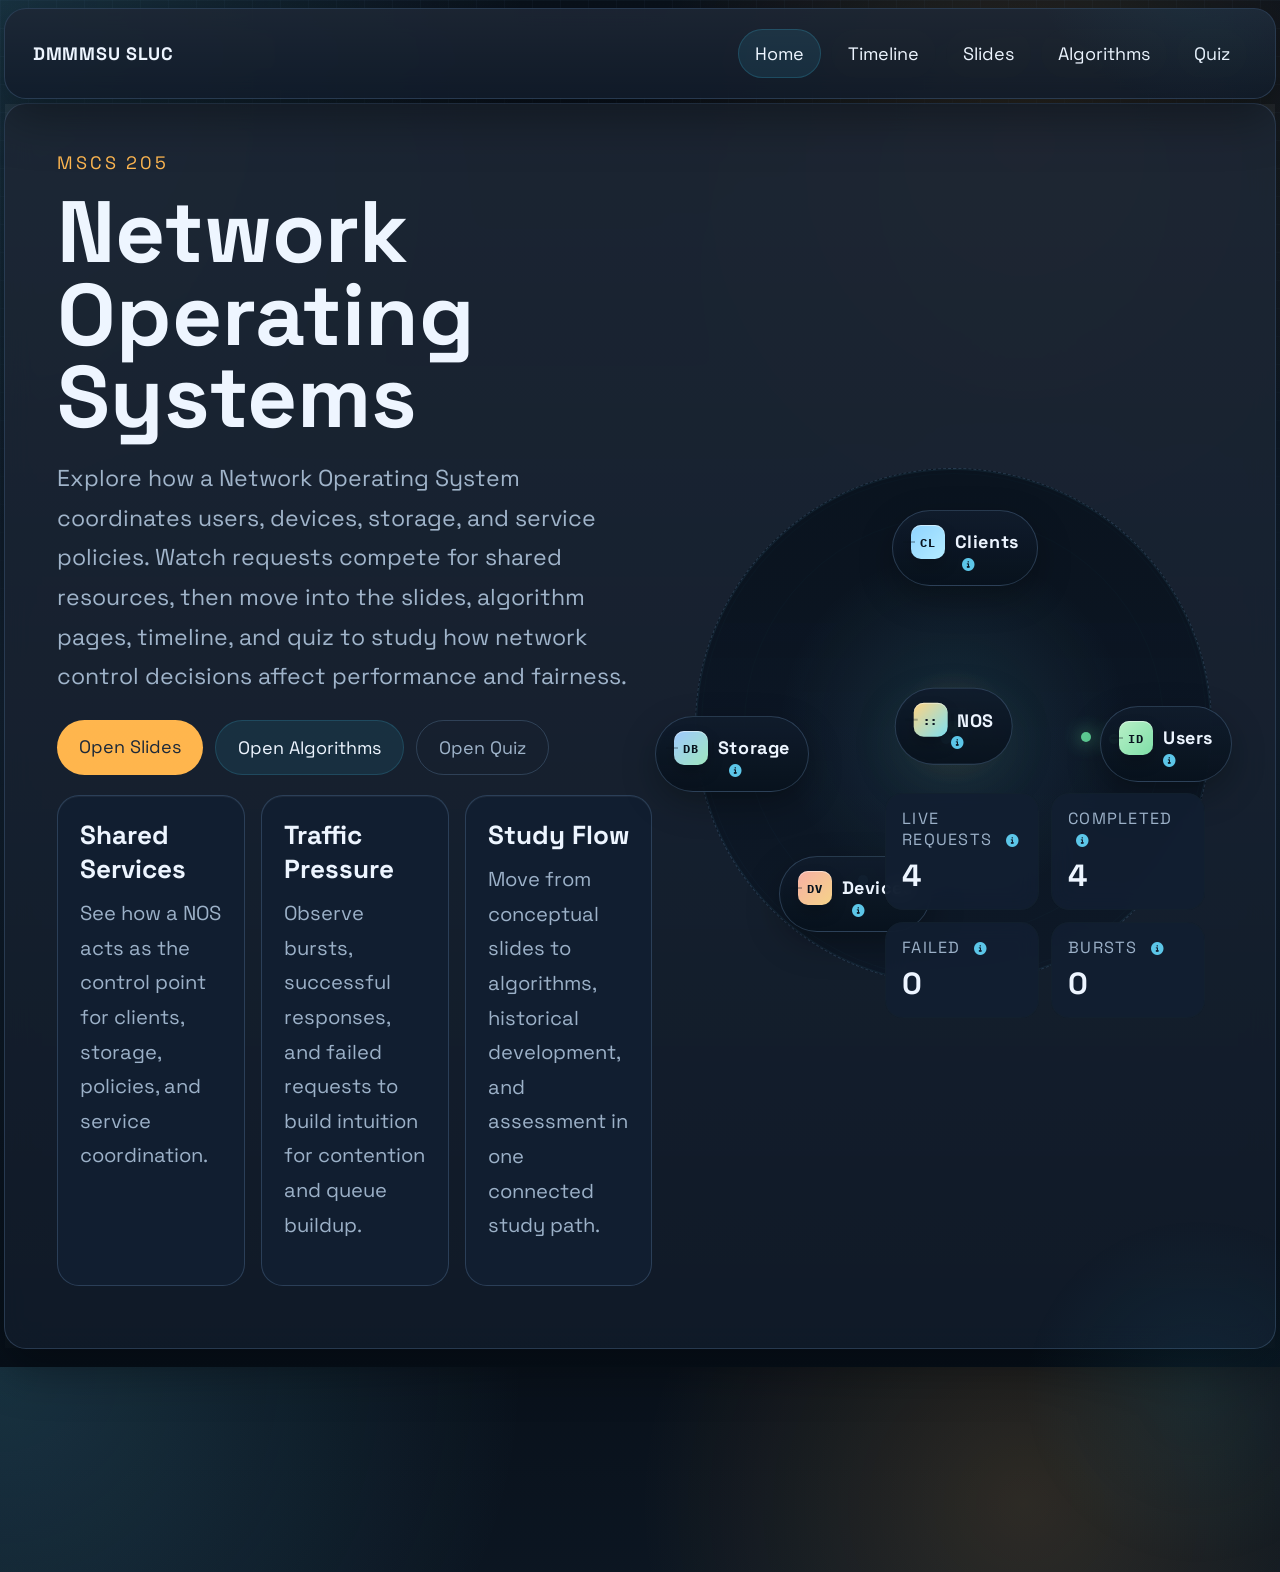
<file: index.html>
<!DOCTYPE html>
<html lang="en">
<head>
  <meta charset="UTF-8">
  <meta name="viewport" content="width=device-width, initial-scale=1.0">
  <title>NOS Studio</title>
  <link rel="preconnect" href="https://fonts.googleapis.com">
  <link rel="preconnect" href="https://fonts.gstatic.com" crossorigin>
  <link href="https://fonts.googleapis.com/css2?family=Space+Grotesk:wght@400;500;700&family=IBM+Plex+Mono:wght@400;500&display=swap" rel="stylesheet">
  <link rel="stylesheet" href="https://cdnjs.cloudflare.com/ajax/libs/font-awesome/6.5.2/css/all.min.css">
  <link rel="stylesheet" href="styles.css">
</head>
<body class="home-page">
  <div class="page-shell">
    <nav class="top-nav slide-card">
      <a class="nav-brand" href="index.html">DMMMSU SLUC</a>
      <div class="nav-links">
        <a class="nav-link active" href="index.html">Home</a>
        <a class="nav-link" href="timeline.html">Timeline</a>
        <a class="nav-link" href="slides.html">Slides</a>
        <a class="nav-link" href="algorithms.html">Algorithms</a>
        <a class="nav-link" href="quiz.html">Quiz</a>
      </div>
    </nav>

    <header class="hero slide-card home-hero">
      <div class="hero-copy">
        <p class="eyebrow">MSCS 205</p>
        <h1>Network Operating Systems</h1>
        <p class="hero-text">
          Explore how a Network Operating System coordinates users, devices, storage, and service policies.
          Watch requests compete for shared resources, then move into the slides, algorithm pages,
          timeline, and quiz to study how network control decisions affect performance and fairness.
        </p>
        <div class="hero-actions">
          <a href="slides.html" class="button primary">Open Slides</a>
          <a href="algorithms.html" class="button secondary">Open Algorithms</a>
          <a href="quiz.html" class="button ghost">Open Quiz</a>
        </div>
        <div class="lab-overview home-overview">
          <article class="overview-card reveal">
            <h3>Shared Services</h3>
            <p>See how a NOS acts as the control point for clients, storage, policies, and service coordination.</p>
          </article>
          <article class="overview-card reveal">
            <h3>Traffic Pressure</h3>
            <p>Observe bursts, successful responses, and failed requests to build intuition for contention and queue buildup.</p>
          </article>
          <article class="overview-card reveal">
            <h3>Study Flow</h3>
            <p>Move from conceptual slides to algorithms, historical development, and assessment in one connected study path.</p>
          </article>
        </div>
      </div>
      <div class="hero-visual" aria-hidden="true">
        <div class="network-orbit orbit-a"></div>
        <div class="network-orbit orbit-b"></div>
        <div class="network-core tech-network-core">
          <span class="node server">
            <span class="node-shell">
              <span class="node-icon icon-server">::</span>
              <span class="node-copy">NOS</span>
            </span>
            <span class="info-tip info-tip-inline"><button class="info-trigger" type="button" aria-label="Explain NOS server"><i class="fa-solid fa-circle-info" aria-hidden="true"></i></button><span class="info-bubble">The NOS node represents the shared control point that authenticates requests, applies policy, and coordinates access to network resources.</span></span>
          </span>
          <span class="node client one">
            <span class="node-shell">
              <span class="node-icon icon-clients">CL</span>
              <span class="node-copy">Clients</span>
            </span>
            <span class="info-tip info-tip-inline"><button class="info-trigger" type="button" aria-label="Explain clients"><i class="fa-solid fa-circle-info" aria-hidden="true"></i></button><span class="info-bubble">Clients are endpoints asking the NOS for shared services such as files, applications, print access, or directory lookups.</span></span>
          </span>
          <span class="node client two">
            <span class="node-shell">
              <span class="node-icon icon-users">ID</span>
              <span class="node-copy">Users</span>
            </span>
            <span class="info-tip info-tip-inline"><button class="info-trigger" type="button" aria-label="Explain users"><i class="fa-solid fa-circle-info" aria-hidden="true"></i></button><span class="info-bubble">Users represent interactive demand that creates bursts, retries, and policy-sensitive requests in the network.</span></span>
          </span>
          <span class="node client three">
            <span class="node-shell">
              <span class="node-icon icon-devices">DV</span>
              <span class="node-copy">Devices</span>
            </span>
            <span class="info-tip info-tip-inline"><button class="info-trigger" type="button" aria-label="Explain devices"><i class="fa-solid fa-circle-info" aria-hidden="true"></i></button><span class="info-bubble">Devices stand for workstations, phones, cameras, terminals, and other endpoints participating in the NOS environment.</span></span>
          </span>
          <span class="node client four">
            <span class="node-shell">
              <span class="node-icon icon-storage">DB</span>
              <span class="node-copy">Storage</span>
            </span>
            <span class="info-tip info-tip-inline"><button class="info-trigger" type="button" aria-label="Explain storage"><i class="fa-solid fa-circle-info" aria-hidden="true"></i></button><span class="info-bubble">Storage represents shared filesystems and persistent services that need coordinated access and security rules.</span></span>
          </span>
          <div id="requestLayer" class="request-layer"></div>
        </div>
        <div class="hero-status-board">
          <div class="status-mini">
            <span class="status-label">Live Requests <span class="info-tip info-tip-inline"><button class="info-trigger" type="button" aria-label="Explain live requests"><i class="fa-solid fa-circle-info" aria-hidden="true"></i></button><span class="info-bubble">Requests that are currently moving toward the NOS or waiting for a response.</span></span></span>
            <strong id="liveRequests">0</strong>
          </div>
          <div class="status-mini">
            <span class="status-label">Completed <span class="info-tip info-tip-inline"><button class="info-trigger" type="button" aria-label="Explain completed requests"><i class="fa-solid fa-circle-info" aria-hidden="true"></i></button><span class="info-bubble">Requests that successfully reached the NOS and received a successful result.</span></span></span>
            <strong id="completedRequests">0</strong>
          </div>
          <div class="status-mini">
            <span class="status-label">Failed <span class="info-tip info-tip-inline"><button class="info-trigger" type="button" aria-label="Explain failed requests"><i class="fa-solid fa-circle-info" aria-hidden="true"></i></button><span class="info-bubble">Requests that failed due to congestion, denial, timeouts, or service failure.</span></span></span>
            <strong id="failedRequests">0</strong>
          </div>
          <div class="status-mini">
            <span class="status-label">Bursts <span class="info-tip info-tip-inline"><button class="info-trigger" type="button" aria-label="Explain burst traffic"><i class="fa-solid fa-circle-info" aria-hidden="true"></i></button><span class="info-bubble">Burst traffic means many requests arrive in a tight time window, which is what creates queues and scheduling pressure.</span></span></span>
            <strong id="burstRequests">0</strong>
          </div>
        </div>
      </div>
    </header>
  </div>

  <script src="info.js"></script>
  <script src="slides.js"></script>
</body>
</html>
</file>
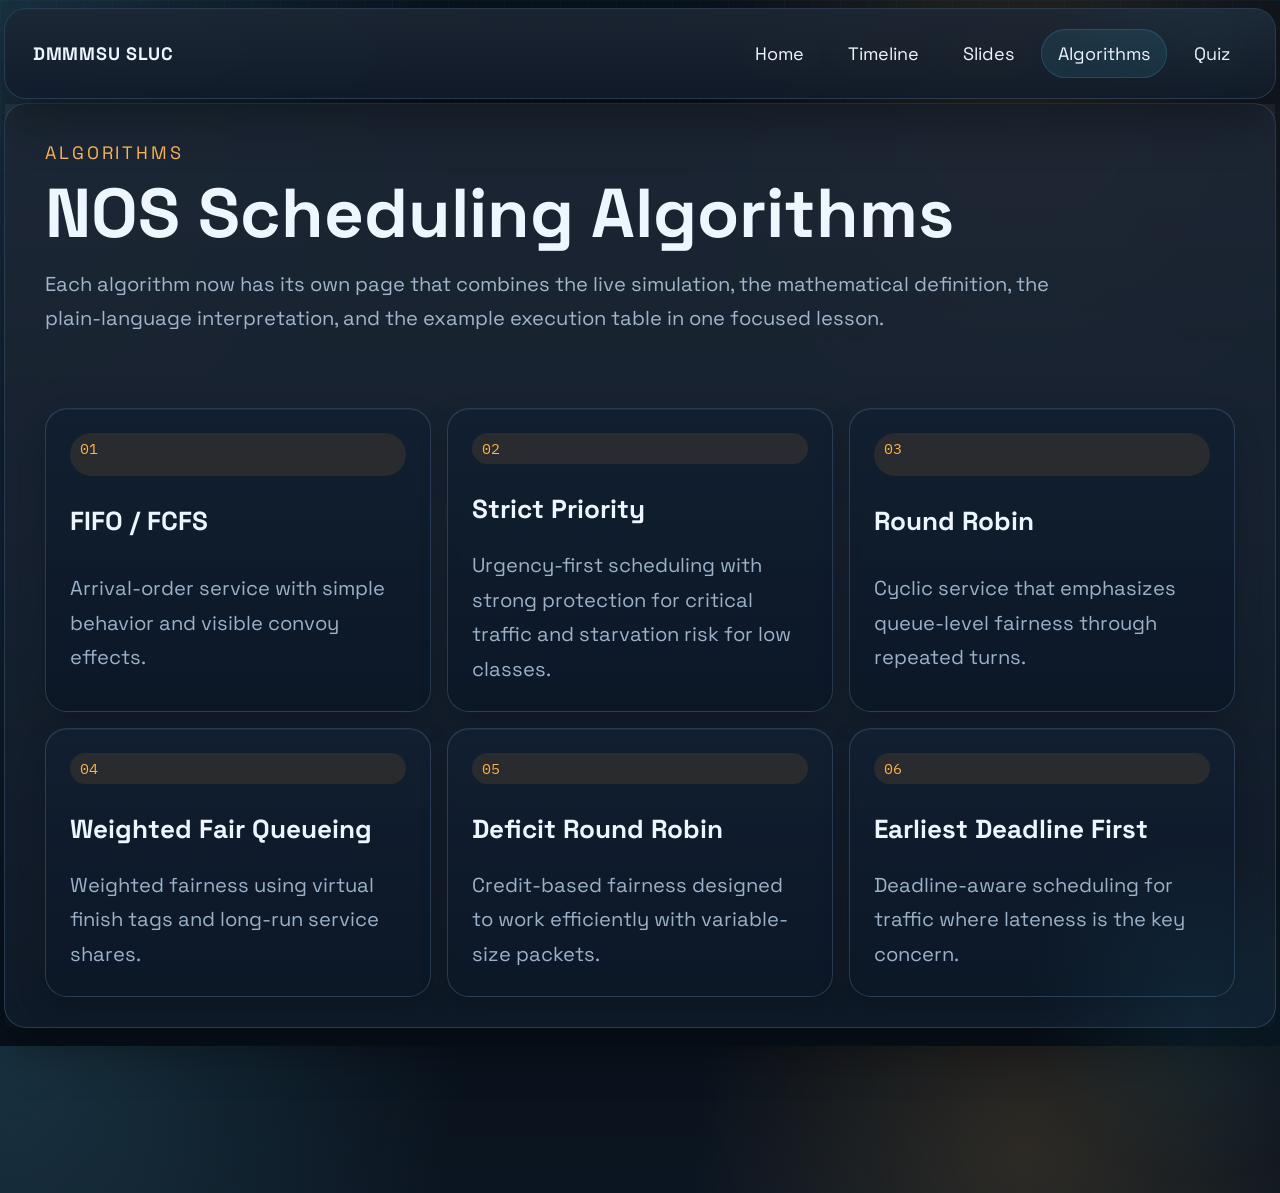
<file: algorithms.html>
<!DOCTYPE html>
<html lang="en">
<head>
  <meta charset="UTF-8">
  <meta name="viewport" content="width=device-width, initial-scale=1.0">
  <title>NOS Algorithms</title>
  <link rel="preconnect" href="https://fonts.googleapis.com">
  <link rel="preconnect" href="https://fonts.gstatic.com" crossorigin>
  <link href="https://fonts.googleapis.com/css2?family=Space+Grotesk:wght@400;500;700&family=IBM+Plex+Mono:wght@400;500&display=swap" rel="stylesheet">
  <link rel="stylesheet" href="https://cdnjs.cloudflare.com/ajax/libs/font-awesome/6.5.2/css/all.min.css">
  <link rel="stylesheet" href="styles.css">
</head>
<body class="algorithms-page">
  <div class="page-shell">
    <nav class="top-nav slide-card">
      <a class="nav-brand" href="index.html">DMMMSU SLUC</a>
      <div class="nav-links">
        <a class="nav-link" href="index.html">Home</a>
        <a class="nav-link" href="timeline.html">Timeline</a>
        <a class="nav-link" href="slides.html">Slides</a>
        <a class="nav-link active" href="algorithms.html">Algorithms</a>
        <a class="nav-link" href="quiz.html">Quiz</a>
      </div>
    </nav>

    <main>
      <section class="slide-card section-block algorithms-hero">
        <div class="section-heading">
          <p class="eyebrow">Algorithms</p>
          <h1 class="page-title">NOS Scheduling Algorithms</h1>
          <p>
            Each algorithm now has its own page that combines the live simulation, the mathematical definition,
            the plain-language interpretation, and the example execution table in one focused lesson.
          </p>
        </div>

        <div class="algorithm-grid">
          <a class="algorithm-card-link reveal" href="fifo.html">
            <article class="algorithm-card">
              <span class="step-number">01</span>
              <h3>FIFO / FCFS</h3>
              <p>Arrival-order service with simple behavior and visible convoy effects.</p>
            </article>
          </a>
          <a class="algorithm-card-link reveal" href="priority.html">
            <article class="algorithm-card">
              <span class="step-number">02</span>
              <h3>Strict Priority</h3>
              <p>Urgency-first scheduling with strong protection for critical traffic and starvation risk for low classes.</p>
            </article>
          </a>
          <a class="algorithm-card-link reveal" href="rr.html">
            <article class="algorithm-card">
              <span class="step-number">03</span>
              <h3>Round Robin</h3>
              <p>Cyclic service that emphasizes queue-level fairness through repeated turns.</p>
            </article>
          </a>
          <a class="algorithm-card-link reveal" href="wfq.html">
            <article class="algorithm-card">
              <span class="step-number">04</span>
              <h3>Weighted Fair Queueing</h3>
              <p>Weighted fairness using virtual finish tags and long-run service shares.</p>
            </article>
          </a>
          <a class="algorithm-card-link reveal" href="drr.html">
            <article class="algorithm-card">
              <span class="step-number">05</span>
              <h3>Deficit Round Robin</h3>
              <p>Credit-based fairness designed to work efficiently with variable-size packets.</p>
            </article>
          </a>
          <a class="algorithm-card-link reveal" href="edf.html">
            <article class="algorithm-card">
              <span class="step-number">06</span>
              <h3>Earliest Deadline First</h3>
              <p>Deadline-aware scheduling for traffic where lateness is the key concern.</p>
            </article>
          </a>
        </div>
      </section>
    </main>
  </div>

  <script src="slides.js"></script>
</body>
</html>
</file>
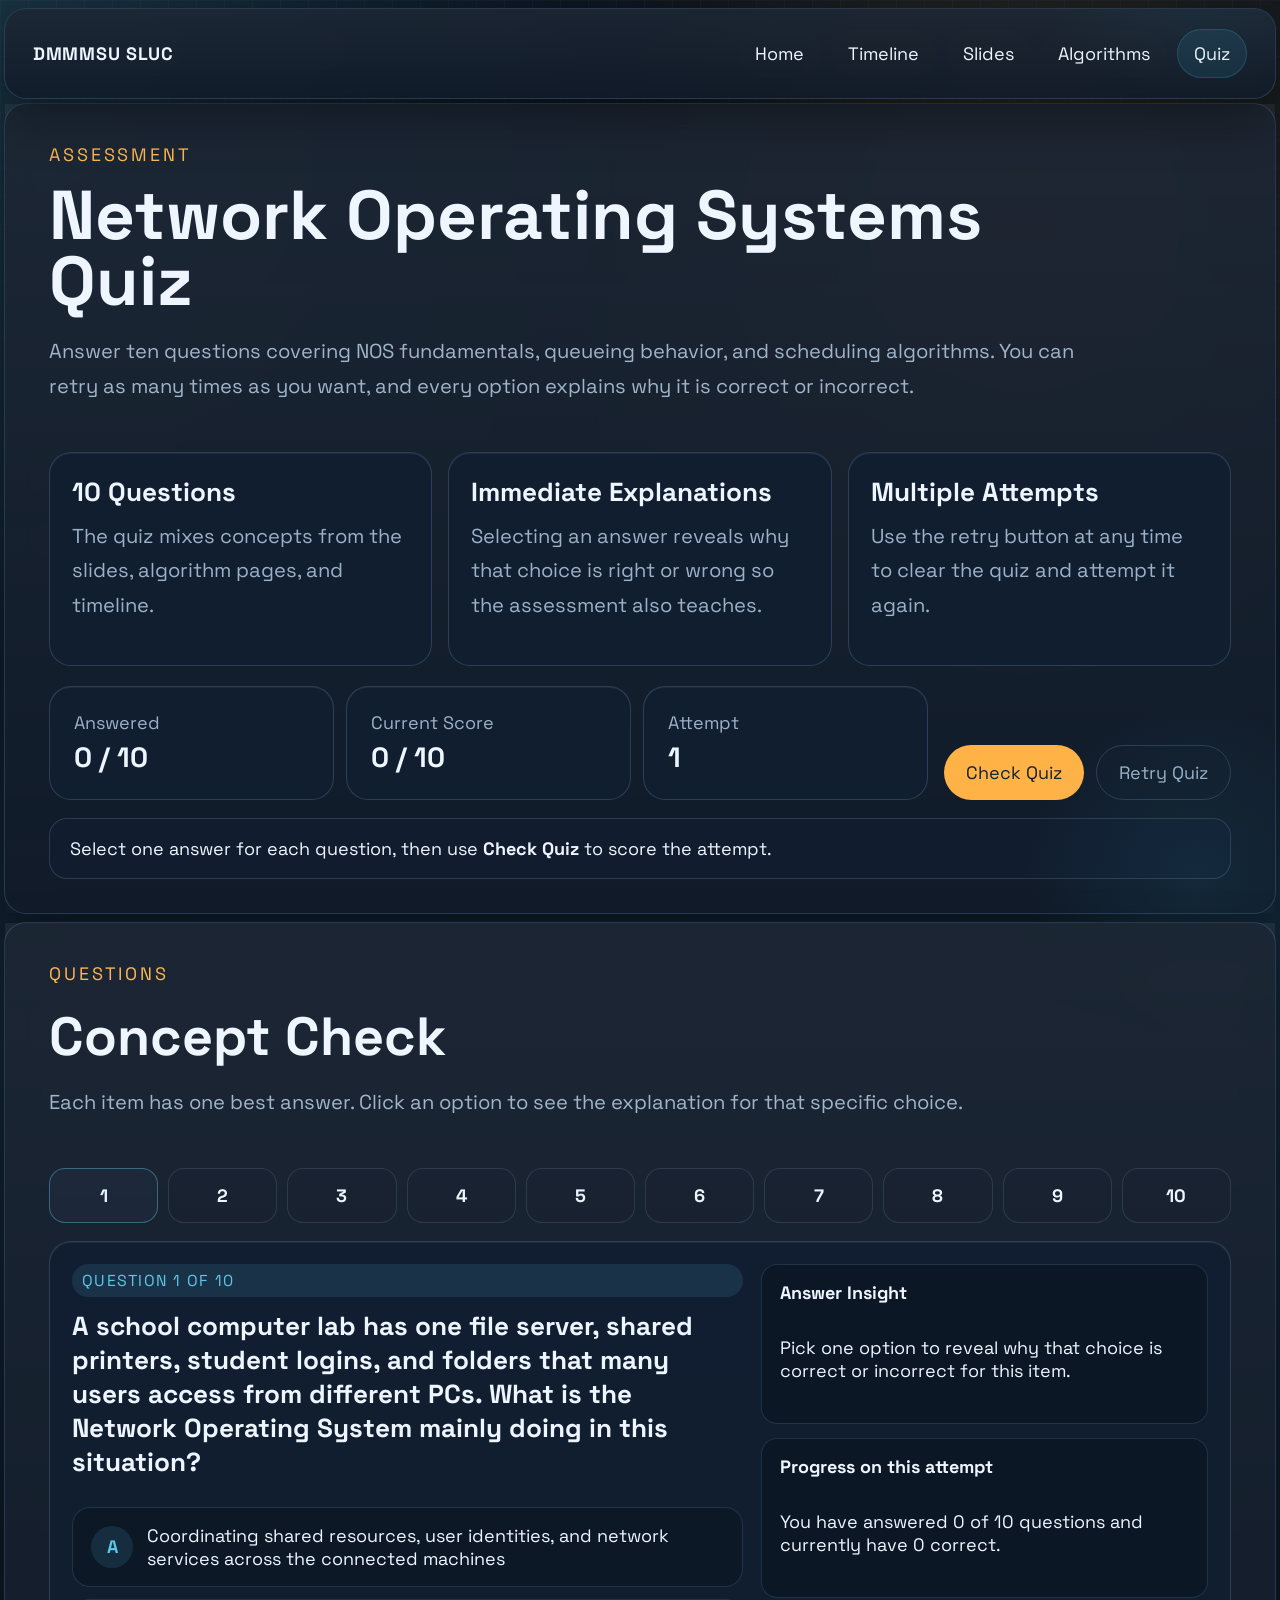
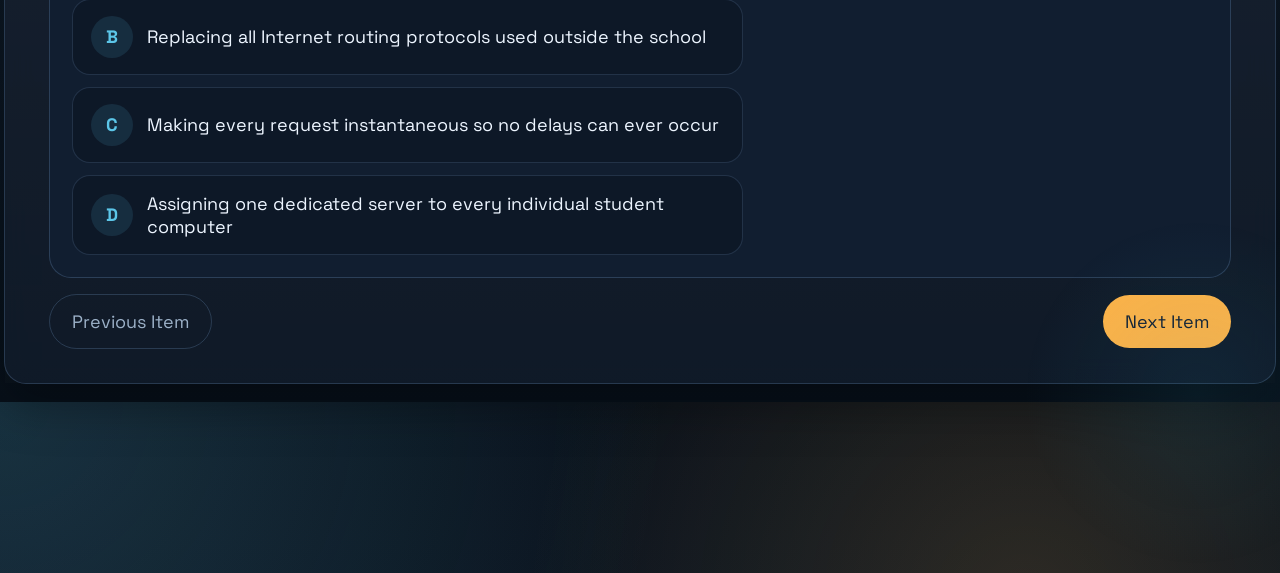
<file: quiz.html>
<!DOCTYPE html>
<html lang="en">
<head>
  <meta charset="UTF-8">
  <meta name="viewport" content="width=device-width, initial-scale=1.0">
  <title>NOS Quiz</title>
  <link rel="preconnect" href="https://fonts.googleapis.com">
  <link rel="preconnect" href="https://fonts.gstatic.com" crossorigin>
  <link href="https://fonts.googleapis.com/css2?family=Space+Grotesk:wght@400;500;700&family=IBM+Plex+Mono:wght@400;500&display=swap" rel="stylesheet">
  <link rel="stylesheet" href="styles.css">
</head>
<body class="quiz-page">
  <div class="page-shell">
    <nav class="top-nav slide-card">
      <a class="nav-brand" href="index.html">DMMMSU SLUC</a>
      <div class="nav-links">
        <a class="nav-link" href="index.html">Home</a>
        <a class="nav-link" href="timeline.html">Timeline</a>
        <a class="nav-link" href="slides.html">Slides</a>
        <a class="nav-link" href="algorithms.html">Algorithms</a>
        <a class="nav-link active" href="quiz.html">Quiz</a>
      </div>
    </nav>

    <main>
      <section class="slide-card section-block quiz-hero">
        <div class="section-heading">
          <p class="eyebrow">Assessment</p>
          <h1 class="page-title">Network Operating Systems Quiz</h1>
          <p>
            Answer ten questions covering NOS fundamentals, queueing behavior, and scheduling algorithms.
            You can retry as many times as you want, and every option explains why it is correct or incorrect.
          </p>
        </div>

        <div class="quiz-summary-grid">
          <article class="overview-card reveal">
            <h3>10 Questions</h3>
            <p>The quiz mixes concepts from the slides, algorithm pages, and timeline.</p>
          </article>
          <article class="overview-card reveal">
            <h3>Immediate Explanations</h3>
            <p>Selecting an answer reveals why that choice is right or wrong so the assessment also teaches.</p>
          </article>
          <article class="overview-card reveal">
            <h3>Multiple Attempts</h3>
            <p>Use the retry button at any time to clear the quiz and attempt it again.</p>
          </article>
        </div>

        <div class="quiz-toolbar reveal">
          <div class="quiz-scoreboard">
            <div class="metric-card">
              <span class="metric-label">Answered</span>
              <strong id="answeredCount">0 / 10</strong>
            </div>
            <div class="metric-card">
              <span class="metric-label">Current Score</span>
              <strong id="scoreCount">0 / 10</strong>
            </div>
            <div class="metric-card">
              <span class="metric-label">Attempt</span>
              <strong id="attemptCount">1</strong>
            </div>
          </div>
          <div class="button-row">
            <button id="submitQuizBtn" class="button primary" type="button">Check Quiz</button>
            <button id="retryQuizBtn" class="button ghost" type="button">Retry Quiz</button>
          </div>
        </div>

        <div id="quizResult" class="quiz-result reveal">
          Select one answer for each question, then use <strong>Check Quiz</strong> to score the attempt.
        </div>
      </section>

      <section class="slide-card section-block">
        <div class="section-heading">
          <p class="eyebrow">Questions</p>
          <h2>Concept Check</h2>
          <p>Each item has one best answer. Click an option to see the explanation for that specific choice.</p>
        </div>
        <div id="quizNav" class="quiz-nav"></div>
        <div id="quizStage" class="quiz-stage"></div>
        <div class="slide-controls reveal">
          <button id="prevQuestionBtn" class="button ghost" type="button">Previous Item</button>
          <button id="nextQuestionBtn" class="button primary" type="button">Next Item</button>
        </div>
      </section>
    </main>
  </div>

  <script src="slides.js"></script>
  <script src="quiz.js"></script>
</body>
</html>
</file>
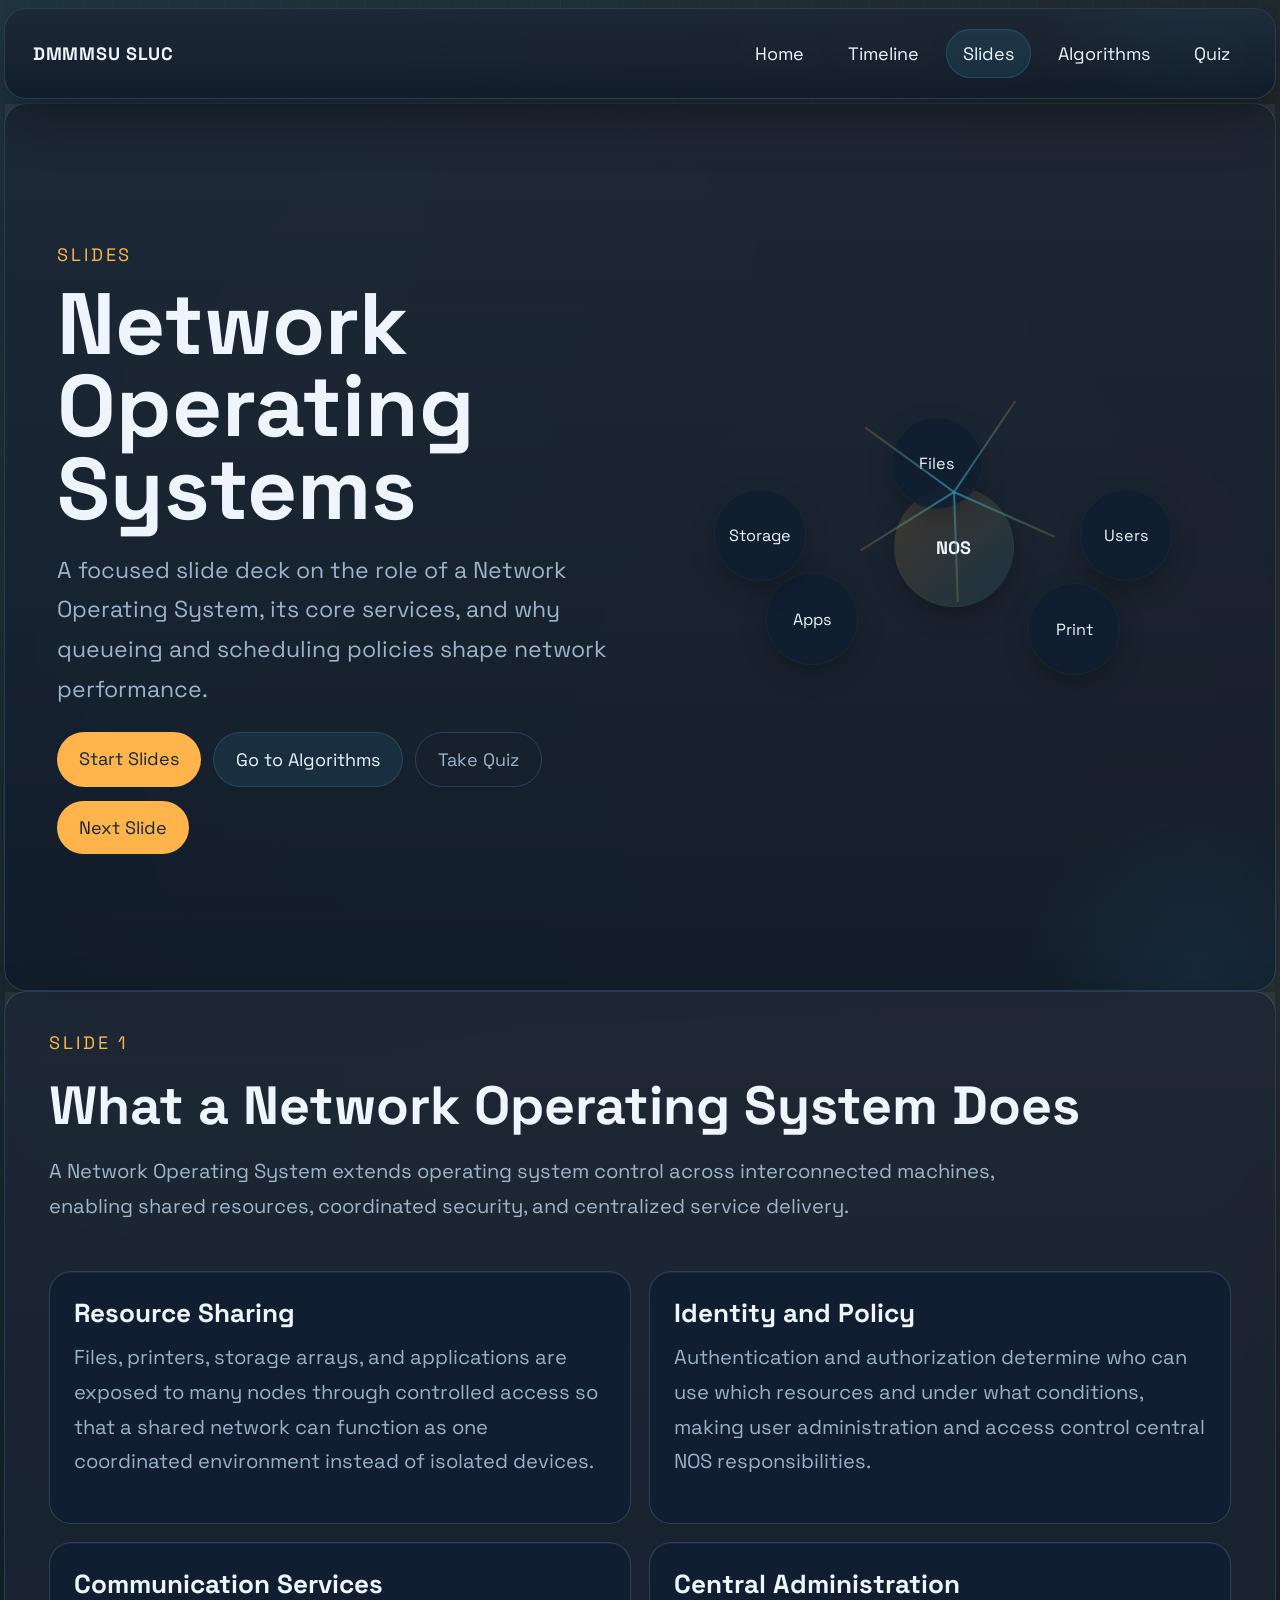
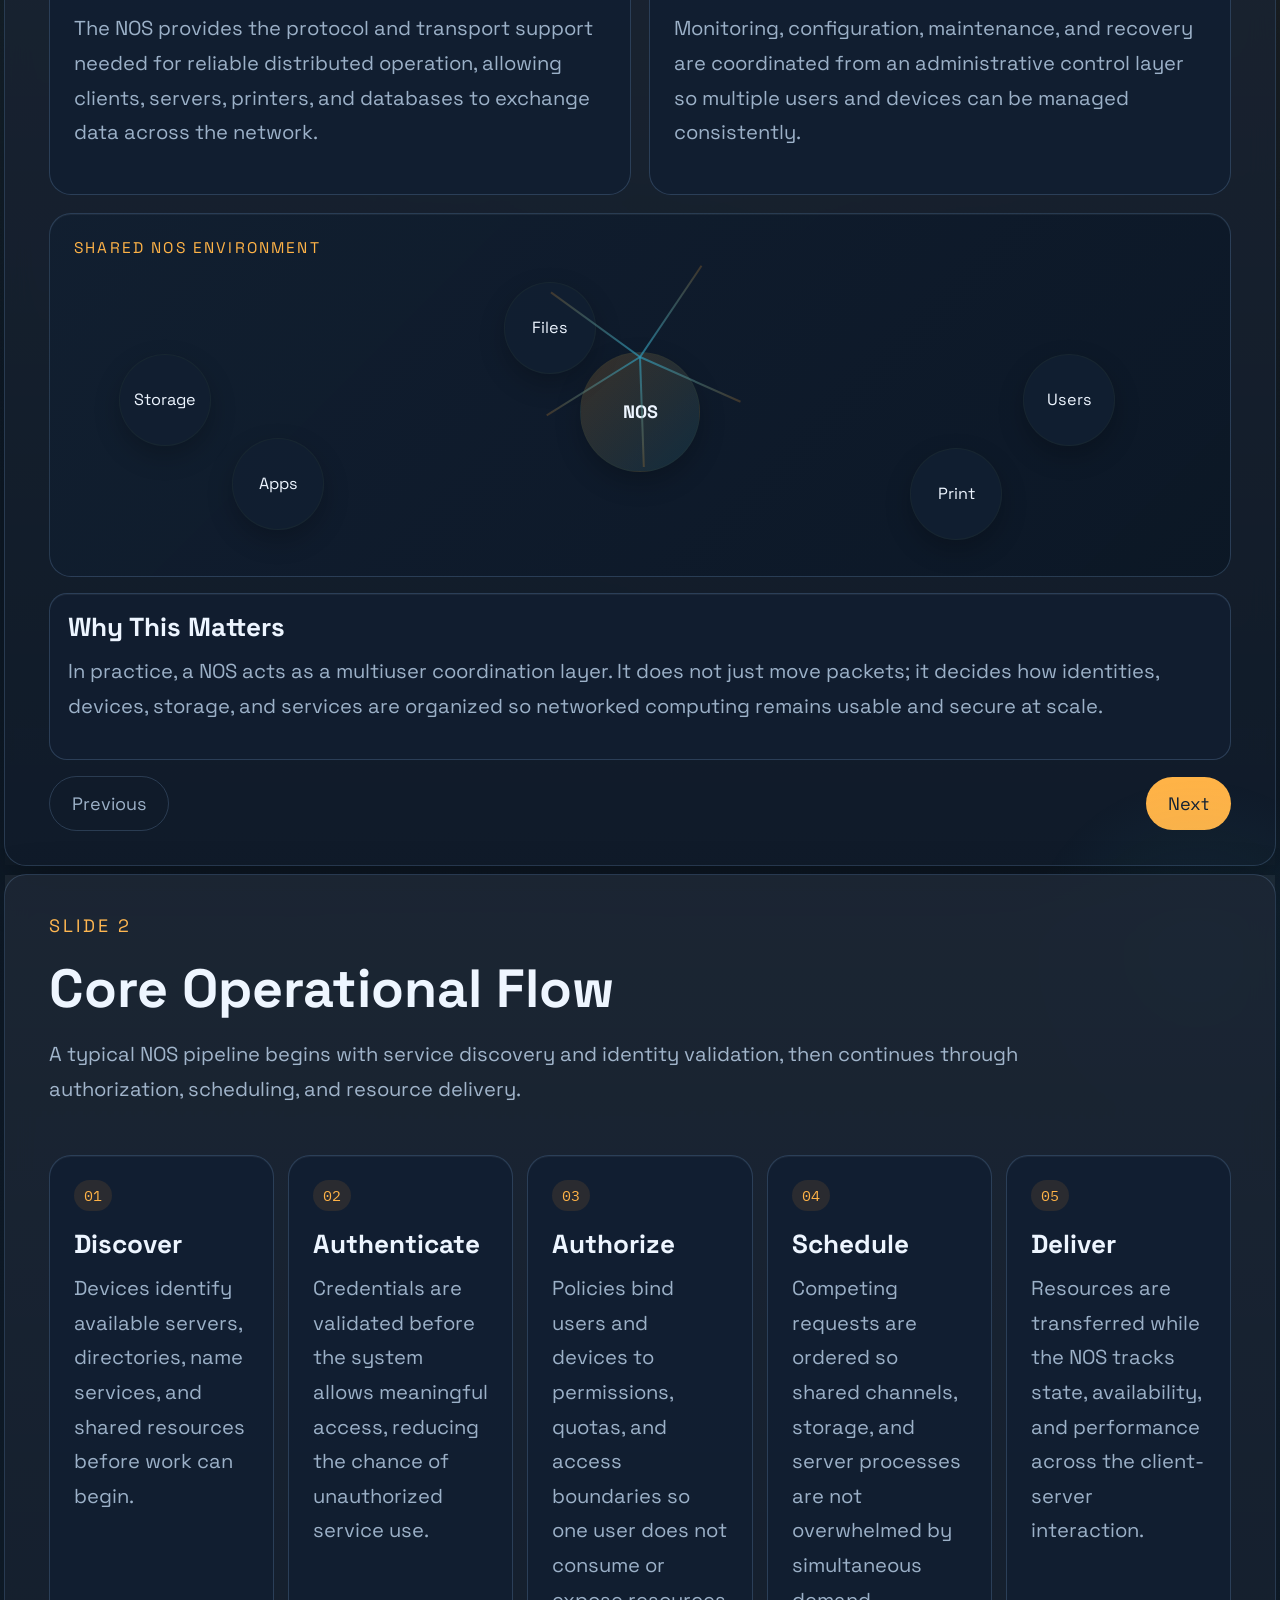
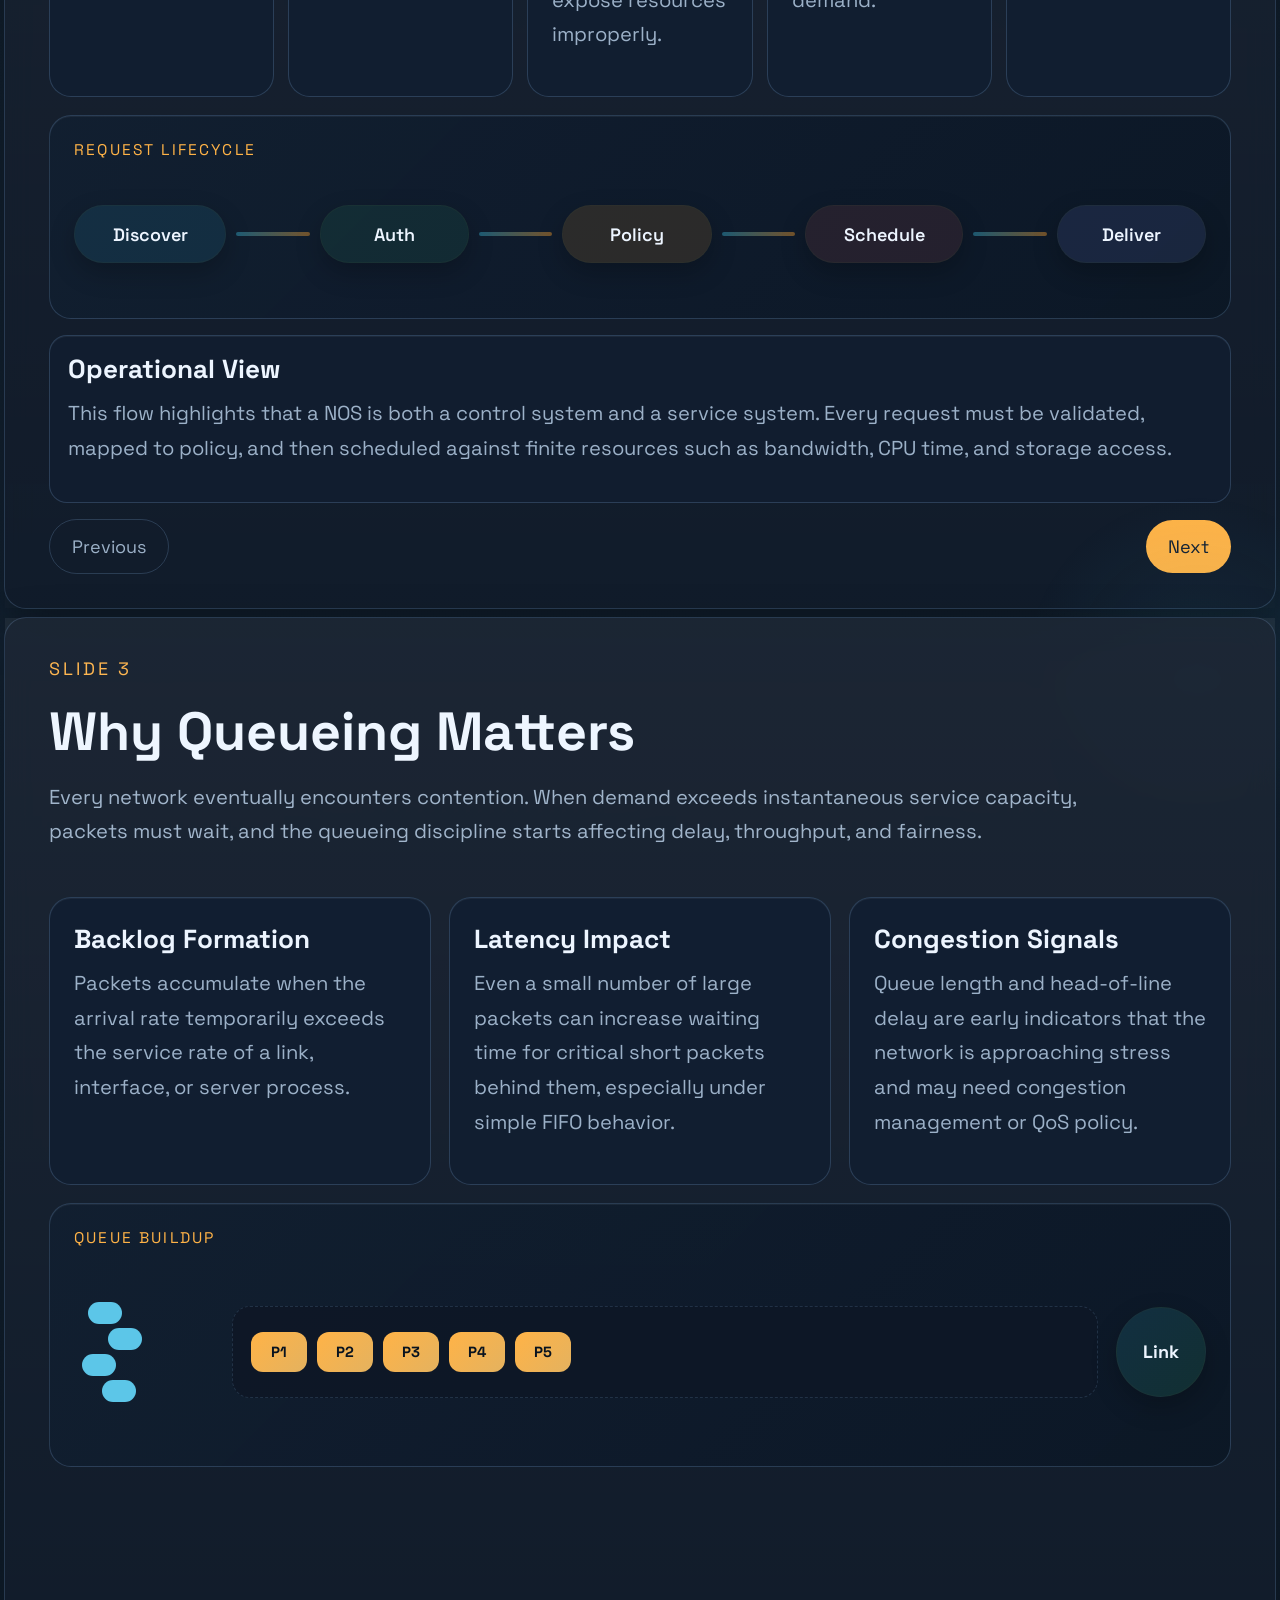
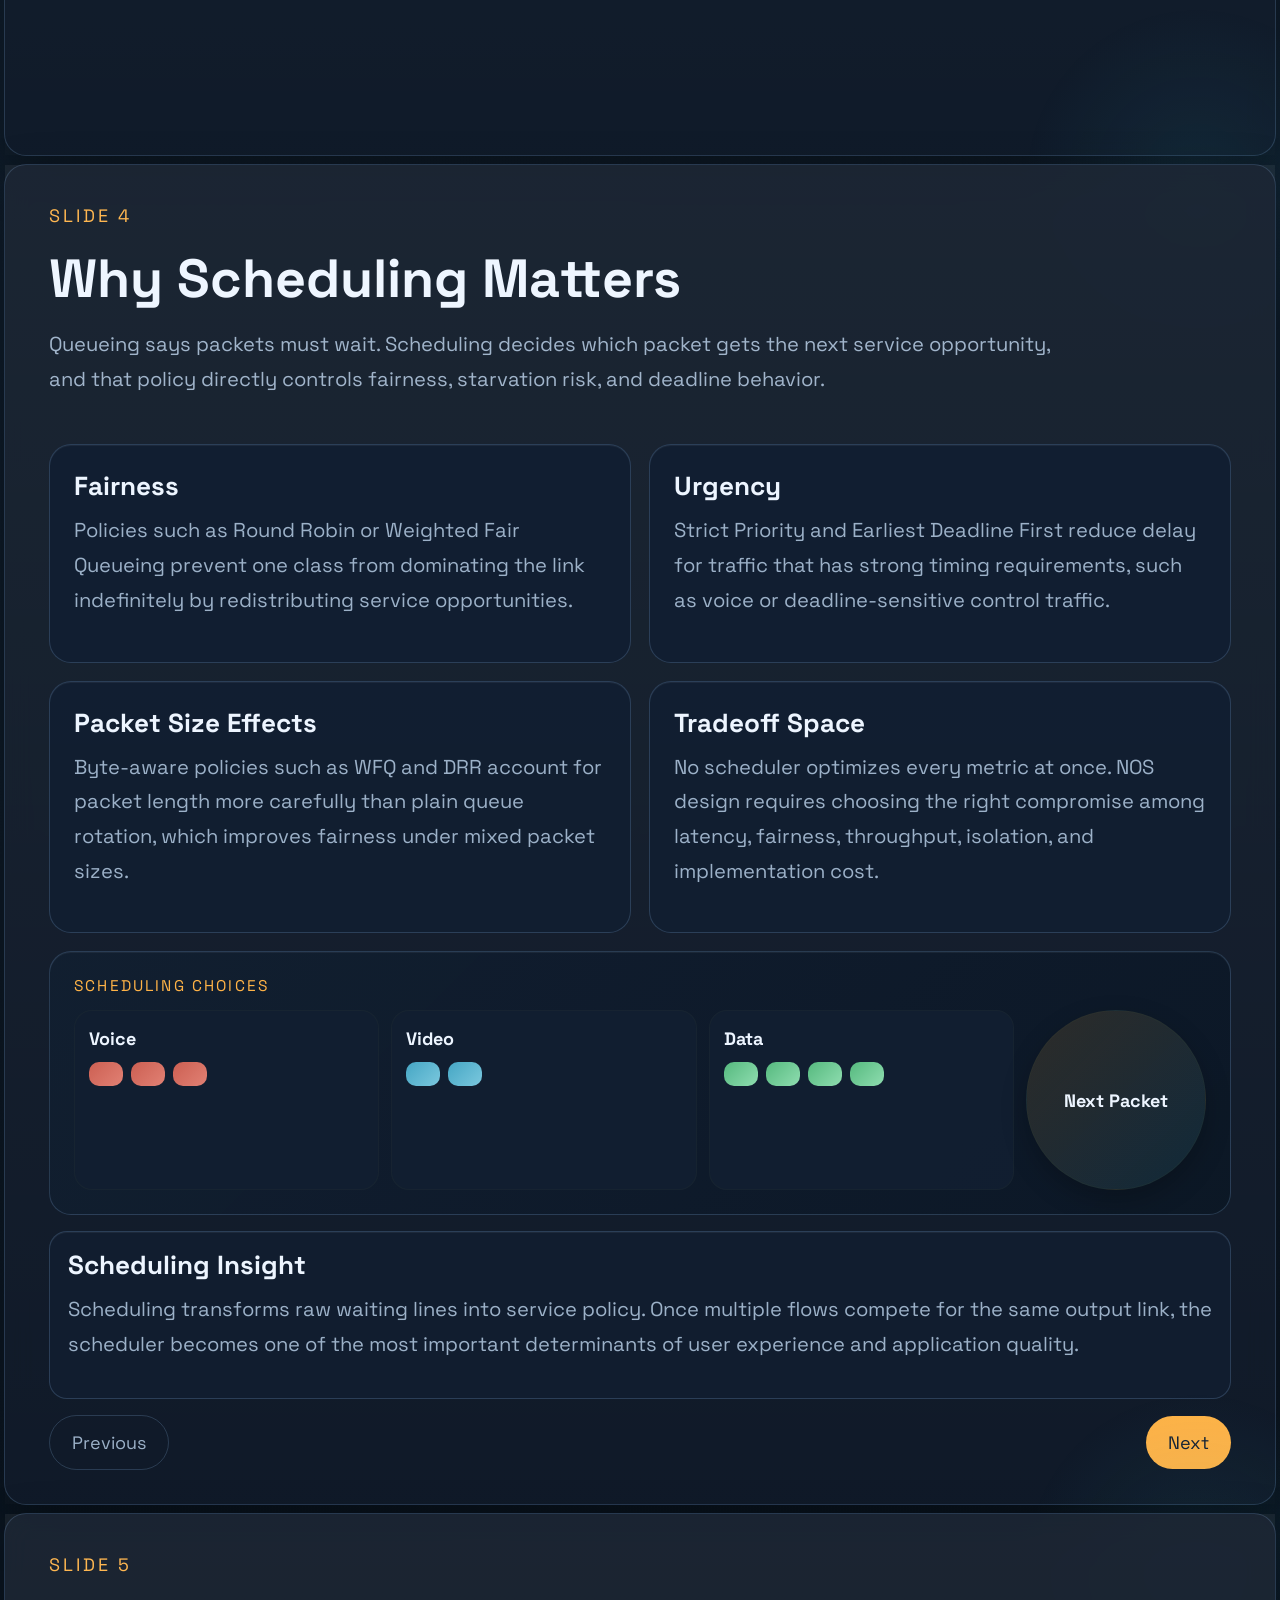
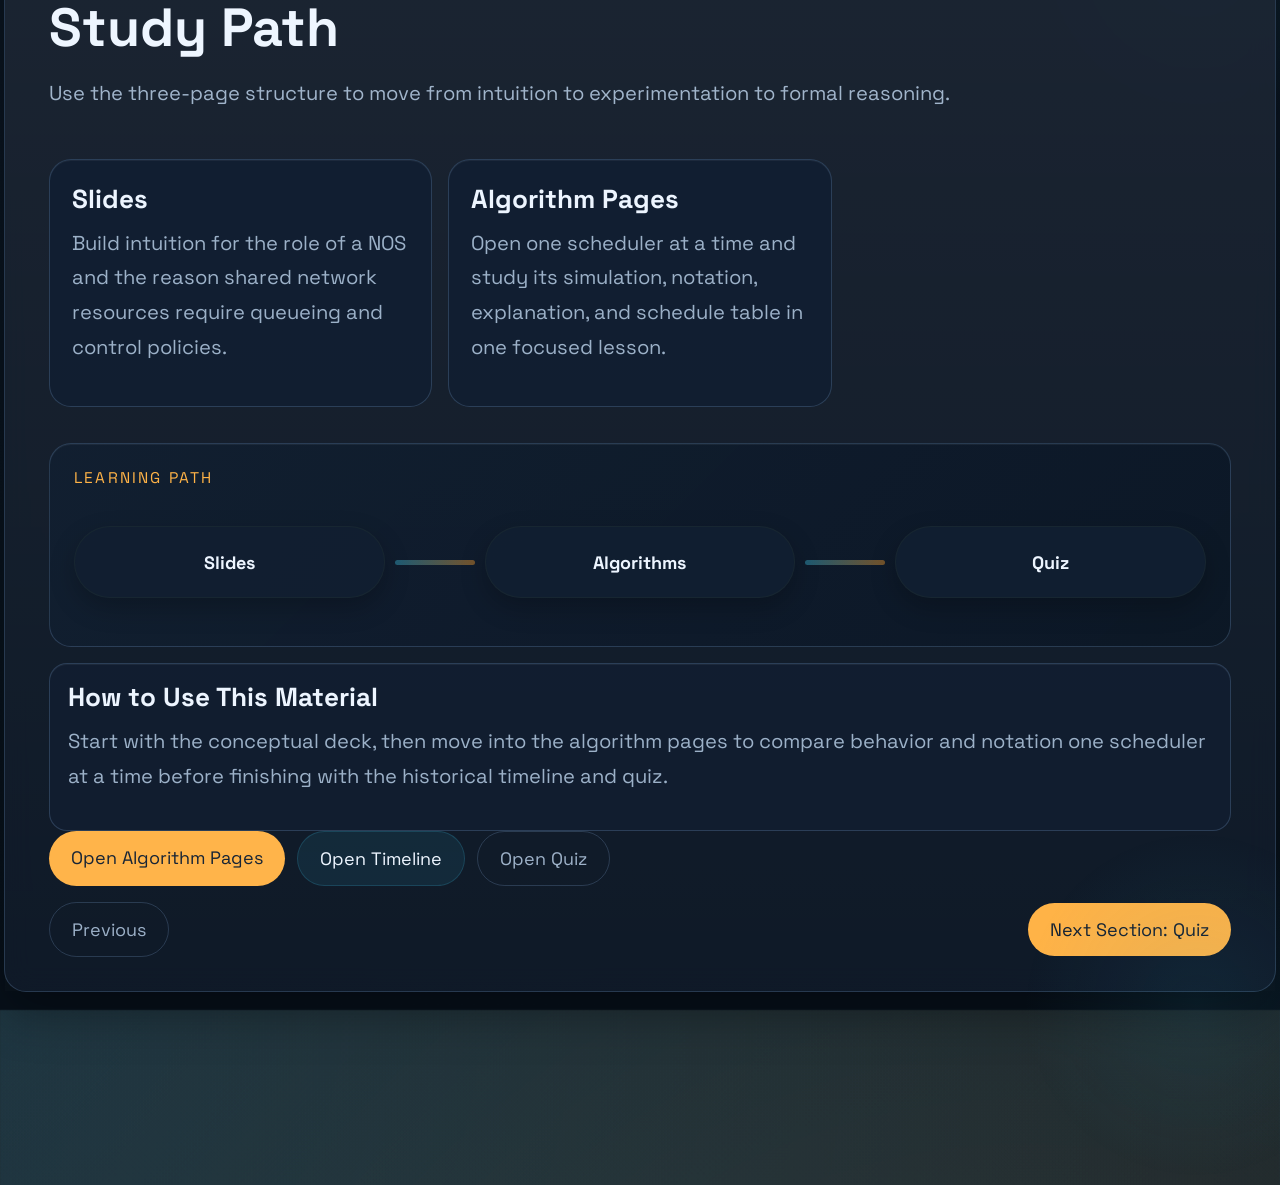
<file: slides.html>
<!DOCTYPE html>
<html lang="en">
<head>
  <meta charset="UTF-8">
  <meta name="viewport" content="width=device-width, initial-scale=1.0">
  <title>NOS Slides</title>
  <link rel="preconnect" href="https://fonts.googleapis.com">
  <link rel="preconnect" href="https://fonts.gstatic.com" crossorigin>
  <link href="https://fonts.googleapis.com/css2?family=Space+Grotesk:wght@400;500;700&family=IBM+Plex+Mono:wght@400;500&display=swap" rel="stylesheet">
  <link rel="stylesheet" href="https://cdnjs.cloudflare.com/ajax/libs/font-awesome/6.5.2/css/all.min.css">
  <link rel="stylesheet" href="styles.css">
</head>
<body class="slides-page">
  <div class="page-shell">
    <nav class="top-nav slide-card">
      <a class="nav-brand" href="index.html">DMMMSU SLUC</a>
      <div class="nav-links">
        <a class="nav-link" href="index.html">Home</a>
        <a class="nav-link" href="timeline.html">Timeline</a>
        <a class="nav-link active" href="slides.html">Slides</a>
        <a class="nav-link" href="algorithms.html">Algorithms</a>
        <a class="nav-link" href="quiz.html">Quiz</a>
      </div>
    </nav>

    <header id="slide-hero" class="hero slide-card">
      <div class="hero-copy">
        <p class="eyebrow">Slides</p>
        <h1>Network Operating Systems</h1>
        <p class="hero-text">
          A focused slide deck on the role of a Network Operating System, its core services,
          and why queueing and scheduling policies shape network performance.
        </p>
        <div class="hero-actions">
          <a href="#fundamentals" class="button primary">Start Slides</a>
          <a href="algorithms.html" class="button secondary">Go to Algorithms</a>
          <a href="quiz.html" class="button ghost">Take Quiz</a>
        </div>
        <div class="slide-controls hero-slide-controls">
          <a href="#fundamentals" class="button primary">Next Slide</a>
        </div>
      </div>
      <div class="hero-visual static-hero-visual" aria-hidden="true">
        <div class="shared-network slide-hero-network">
          <div class="shared-core">NOS</div>
          <div class="shared-leaf leaf-a">Files</div>
          <div class="shared-leaf leaf-b">Users</div>
          <div class="shared-leaf leaf-c">Print</div>
          <div class="shared-leaf leaf-d">Apps</div>
          <div class="shared-leaf leaf-e">Storage</div>
          <span class="shared-link link-a"></span>
          <span class="shared-link link-b"></span>
          <span class="shared-link link-c"></span>
          <span class="shared-link link-d"></span>
          <span class="shared-link link-e"></span>
        </div>
      </div>
    </header>

    <main>
      <section id="fundamentals" class="slide-card section-block">
        <div class="section-heading">
          <p class="eyebrow">Slide 1</p>
          <h2>What a Network Operating System Does</h2>
          <p>
            A Network Operating System extends operating system control across interconnected machines,
            enabling shared resources, coordinated security, and centralized service delivery.
          </p>
        </div>
        <div class="concept-grid">
          <article class="concept-panel reveal">
            <h3>Resource Sharing</h3>
            <p>Files, printers, storage arrays, and applications are exposed to many nodes through controlled access so that a shared network can function as one coordinated environment instead of isolated devices.</p>
          </article>
          <article class="concept-panel reveal">
            <h3>Identity and Policy</h3>
            <p>Authentication and authorization determine who can use which resources and under what conditions, making user administration and access control central NOS responsibilities.</p>
          </article>
          <article class="concept-panel reveal">
            <h3>Communication Services</h3>
            <p>The NOS provides the protocol and transport support needed for reliable distributed operation, allowing clients, servers, printers, and databases to exchange data across the network.</p>
          </article>
          <article class="concept-panel reveal">
            <h3>Central Administration</h3>
            <p>Monitoring, configuration, maintenance, and recovery are coordinated from an administrative control layer so multiple users and devices can be managed consistently.</p>
          </article>
        </div>
        <div class="slide-visual slide-visual-network reveal" aria-hidden="true">
          <div class="visual-title">Shared NOS Environment</div>
          <div class="shared-network">
            <div class="shared-core">NOS</div>
            <div class="shared-leaf leaf-a">Files</div>
            <div class="shared-leaf leaf-b">Users</div>
            <div class="shared-leaf leaf-c">Print</div>
            <div class="shared-leaf leaf-d">Apps</div>
            <div class="shared-leaf leaf-e">Storage</div>
            <span class="shared-link link-a"></span>
            <span class="shared-link link-b"></span>
            <span class="shared-link link-c"></span>
            <span class="shared-link link-d"></span>
            <span class="shared-link link-e"></span>
          </div>
        </div>
        <div class="slide-summary reveal">
          <h3>Why This Matters</h3>
          <p>
            In practice, a NOS acts as a multiuser coordination layer. It does not just move packets; it decides how identities, devices, storage, and services are organized so networked computing remains usable and secure at scale.
          </p>
        </div>
        <div class="slide-controls reveal">
          <a href="#slide-hero" class="button ghost">Previous</a>
          <a href="#slide-flow" class="button primary">Next</a>
        </div>
      </section>

      <section id="slide-flow" class="slide-card section-block">
        <div class="section-heading">
          <p class="eyebrow">Slide 2</p>
          <h2>Core Operational Flow</h2>
          <p>
            A typical NOS pipeline begins with service discovery and identity validation, then continues
            through authorization, scheduling, and resource delivery.
          </p>
        </div>
        <div class="pipeline">
          <div class="pipeline-step reveal">
            <span class="step-number">01</span>
            <h3>Discover</h3>
            <p>Devices identify available servers, directories, name services, and shared resources before work can begin.</p>
          </div>
          <div class="pipeline-step reveal">
            <span class="step-number">02</span>
            <h3>Authenticate</h3>
            <p>Credentials are validated before the system allows meaningful access, reducing the chance of unauthorized service use.</p>
          </div>
          <div class="pipeline-step reveal">
            <span class="step-number">03</span>
            <h3>Authorize</h3>
            <p>Policies bind users and devices to permissions, quotas, and access boundaries so one user does not consume or expose resources improperly.</p>
          </div>
          <div class="pipeline-step reveal">
            <span class="step-number">04</span>
            <h3>Schedule</h3>
            <p>Competing requests are ordered so shared channels, storage, and server processes are not overwhelmed by simultaneous demand.</p>
          </div>
          <div class="pipeline-step reveal">
            <span class="step-number">05</span>
            <h3>Deliver</h3>
            <p>Resources are transferred while the NOS tracks state, availability, and performance across the client-server interaction.</p>
          </div>
        </div>
        <div class="slide-visual slide-visual-flow reveal" aria-hidden="true">
          <div class="visual-title">Request Lifecycle</div>
          <div class="flow-ribbon">
            <div class="flow-stop stop-discover">Discover</div>
            <div class="flow-arrow"></div>
            <div class="flow-stop stop-auth">Auth</div>
            <div class="flow-arrow"></div>
            <div class="flow-stop stop-policy">Policy</div>
            <div class="flow-arrow"></div>
            <div class="flow-stop stop-schedule">Schedule</div>
            <div class="flow-arrow"></div>
            <div class="flow-stop stop-deliver">Deliver</div>
          </div>
        </div>
        <div class="slide-summary reveal">
          <h3>Operational View</h3>
          <p>
            This flow highlights that a NOS is both a control system and a service system. Every request must be validated, mapped to policy, and then scheduled against finite resources such as bandwidth, CPU time, and storage access.
          </p>
        </div>
        <div class="slide-controls reveal">
          <a href="#fundamentals" class="button ghost">Previous</a>
          <a href="#slide-queueing" class="button primary">Next</a>
        </div>
      </section>

      <section id="slide-queueing" class="slide-card section-block">
        <div class="section-heading">
          <p class="eyebrow">Slide 3</p>
          <h2>Why Queueing Matters</h2>
          <p>
            Every network eventually encounters contention. When demand exceeds instantaneous service capacity,
            packets must wait, and the queueing discipline starts affecting delay, throughput, and fairness.
          </p>
        </div>
        <div class="insight-layout triple-grid">
          <div class="insight-card reveal">
            <h3>Backlog Formation</h3>
            <p>Packets accumulate when the arrival rate temporarily exceeds the service rate of a link, interface, or server process.</p>
          </div>
          <div class="insight-card reveal">
            <h3>Latency Impact</h3>
            <p>Even a small number of large packets can increase waiting time for critical short packets behind them, especially under simple FIFO behavior.</p>
          </div>
          <div class="insight-card reveal">
            <h3>Congestion Signals</h3>
            <p>Queue length and head-of-line delay are early indicators that the network is approaching stress and may need congestion management or QoS policy.</p>
          </div>
        </div>
        <div class="slide-visual slide-visual-queue reveal" aria-hidden="true">
          <div class="visual-title">Queue Buildup</div>
          <div class="queue-illustration">
            <div class="packet-stream">
              <span class="mini-packet p1"></span>
              <span class="mini-packet p2"></span>
              <span class="mini-packet p3"></span>
              <span class="mini-packet p4"></span>
            </div>
            <div class="buffer-lane">
              <span class="queued-packet q1">P1</span>
              <span class="queued-packet q2">P2</span>
              <span class="queued-packet q3">P3</span>
              <span class="queued-packet q4">P4</span>
              <span class="queued-packet q5">P5</span>
            </div>
            <div class="service-gate">Link</div>
          </div>
        </div>
        <div class="slide-summary reveal">
          <h3>Queueing Insight</h3>
          <p>
            Queueing exists because network capacity is finite and demand is bursty. A NOS must therefore absorb temporary overload while preserving as much responsiveness as possible for important traffic classes.
          </p>
        </div>
        <div class="slide-controls reveal">
          <a href="#slide-flow" class="button ghost">Previous</a>
          <a href="#slide-scheduling" class="button primary">Next</a>
        </div>
      </section>

      <section id="slide-scheduling" class="slide-card section-block">
        <div class="section-heading">
          <p class="eyebrow">Slide 4</p>
          <h2>Why Scheduling Matters</h2>
          <p>
            Queueing says packets must wait. Scheduling decides which packet gets the next service opportunity,
            and that policy directly controls fairness, starvation risk, and deadline behavior.
          </p>
        </div>
        <div class="concept-grid">
          <article class="concept-panel reveal">
            <h3>Fairness</h3>
            <p>Policies such as Round Robin or Weighted Fair Queueing prevent one class from dominating the link indefinitely by redistributing service opportunities.</p>
          </article>
          <article class="concept-panel reveal">
            <h3>Urgency</h3>
            <p>Strict Priority and Earliest Deadline First reduce delay for traffic that has strong timing requirements, such as voice or deadline-sensitive control traffic.</p>
          </article>
          <article class="concept-panel reveal">
            <h3>Packet Size Effects</h3>
            <p>Byte-aware policies such as WFQ and DRR account for packet length more carefully than plain queue rotation, which improves fairness under mixed packet sizes.</p>
          </article>
          <article class="concept-panel reveal">
            <h3>Tradeoff Space</h3>
            <p>No scheduler optimizes every metric at once. NOS design requires choosing the right compromise among latency, fairness, throughput, isolation, and implementation cost.</p>
          </article>
        </div>
        <div class="slide-visual slide-visual-scheduling reveal" aria-hidden="true">
          <div class="visual-title">Scheduling Choices</div>
          <div class="scheduler-board">
            <div class="scheduler-queue priority-queue">
              <span>Voice</span>
              <div class="scheduler-chips">
                <i></i><i></i><i></i>
              </div>
            </div>
            <div class="scheduler-queue weighted-queue">
              <span>Video</span>
              <div class="scheduler-chips">
                <i></i><i></i>
              </div>
            </div>
            <div class="scheduler-queue best-effort-queue">
              <span>Data</span>
              <div class="scheduler-chips">
                <i></i><i></i><i></i><i></i>
              </div>
            </div>
            <div class="scheduler-decision">Next Packet</div>
          </div>
        </div>
        <div class="slide-summary reveal">
          <h3>Scheduling Insight</h3>
          <p>
            Scheduling transforms raw waiting lines into service policy. Once multiple flows compete for the same output link, the scheduler becomes one of the most important determinants of user experience and application quality.
          </p>
        </div>
        <div class="slide-controls reveal">
          <a href="#slide-queueing" class="button ghost">Previous</a>
          <a href="#slide-study-path" class="button primary">Next</a>
        </div>
      </section>

      <section id="slide-study-path" class="slide-card section-block">
        <div class="section-heading">
          <p class="eyebrow">Slide 5</p>
          <h2>Study Path</h2>
          <p>
            Use the three-page structure to move from intuition to experimentation to formal reasoning.
          </p>
        </div>
        <div class="lab-overview">
          <article class="overview-card reveal">
            <h3>Slides</h3>
            <p>Build intuition for the role of a NOS and the reason shared network resources require queueing and control policies.</p>
          </article>
          <article class="overview-card reveal">
            <h3>Algorithm Pages</h3>
            <p>Open one scheduler at a time and study its simulation, notation, explanation, and schedule table in one focused lesson.</p>
          </article>
        </div>
        <div class="slide-visual slide-visual-path reveal" aria-hidden="true">
          <div class="visual-title">Learning Path</div>
          <div class="path-diagram">
            <div class="path-node">Slides</div>
            <div class="path-connector"></div>
            <div class="path-node">Algorithms</div>
            <div class="path-connector"></div>
            <div class="path-node">Quiz</div>
          </div>
        </div>
        <div class="slide-summary reveal">
          <h3>How to Use This Material</h3>
          <p>
            Start with the conceptual deck, then move into the algorithm pages to compare behavior and notation one scheduler at a time before finishing with the historical timeline and quiz.
          </p>
        </div>
        <div class="hero-actions">
          <a href="algorithms.html" class="button primary">Open Algorithm Pages</a>
          <a href="timeline.html" class="button secondary">Open Timeline</a>
          <a href="quiz.html" class="button ghost">Open Quiz</a>
        </div>
        <div class="slide-controls reveal">
          <a href="#slide-scheduling" class="button ghost">Previous</a>
          <a href="quiz.html" class="button primary">Next Section: Quiz</a>
        </div>
      </section>
    </main>
  </div>

  <script src="info.js"></script>
  <script src="slides.js"></script>
</body>
</html>
</file>
<file: styles.css>
:root {
  --bg: #09111b;
  --bg-soft: #122131;
  --bg-deep: #07101a;
  --bg-radial-a: rgba(92, 198, 232, 0.18);
  --bg-radial-b: rgba(255, 179, 71, 0.14);
  --grid: rgba(127, 169, 214, 0.07);
  --panel: rgba(14, 24, 39, 0.88);
  --panel-strong: rgba(18, 31, 49, 0.98);
  --border: rgba(127, 169, 214, 0.24);
  --text: #edf5ff;
  --muted: #9cb1c8;
  --accent: #ffb347;
  --accent-2: #5cc6e8;
  --accent-3: #62d69a;
  --critical: #f37a71;
  --video: #5cc6e8;
  --data: #70d7a2;
  --shadow: 0 20px 48px rgba(0, 0, 0, 0.34);
}

* {
  box-sizing: border-box;
}

html {
  scroll-behavior: smooth;
  font-size: 18px;
}

body {
  margin: 0;
  min-height: 100vh;
  font-family: "Space Grotesk", sans-serif;
  color: var(--text);
  background:
    radial-gradient(circle at top left, var(--bg-radial-a), transparent 28%),
    radial-gradient(circle at 80% 10%, var(--bg-radial-b), transparent 24%),
    linear-gradient(180deg, var(--bg) 0%, var(--bg-soft) 52%, var(--bg-deep) 100%);
}

body::before {
  content: "";
  position: fixed;
  inset: 0;
  pointer-events: none;
  background-image:
    linear-gradient(var(--grid) 1px, transparent 1px),
    linear-gradient(90deg, var(--grid) 1px, transparent 1px);
  background-size: 28px 28px;
  mask-image: linear-gradient(180deg, rgba(0, 0, 0, 0.6), transparent 92%);
}

.page-shell {
  width: 100%;
  margin: 0;
  padding: 4px 4px 18px;
}

main {
  display: grid;
  gap: 8px;
}

.top-nav {
  position: sticky;
  top: 4px;
  z-index: 40;
  display: flex;
  justify-content: space-between;
  align-items: center;
  gap: 18px;
  padding: 20px 28px;
  margin-bottom: 8px;
  backdrop-filter: blur(18px);
}

.nav-brand,
.nav-link {
  text-decoration: none;
  color: var(--text);
}

.nav-brand {
  font-weight: 700;
  letter-spacing: 0.04em;
}

.nav-links {
  display: flex;
  flex-wrap: wrap;
  gap: 10px;
}

.nav-link {
  padding: 12px 16px;
  border-radius: 999px;
  border: 1px solid transparent;
  background: rgba(34, 50, 36, 0.04);
}

.nav-link.active {
  background: rgba(45, 152, 184, 0.14);
  border-color: rgba(45, 152, 184, 0.28);
}

.slide-card {
  position: relative;
  overflow: hidden;
  background: var(--panel);
  border: 1px solid var(--border);
  border-radius: 22px;
  box-shadow: var(--shadow);
  backdrop-filter: blur(14px);
}

.slide-card::before {
  content: "";
  position: absolute;
  inset: 0;
  background: linear-gradient(180deg, rgba(255, 255, 255, 0.06), rgba(255, 255, 255, 0.01));
  pointer-events: none;
}

.slide-card::after {
  content: "";
  position: absolute;
  inset: auto -8% -18% auto;
  width: 360px;
  height: 360px;
  border-radius: 50%;
  background: radial-gradient(circle, rgba(45, 152, 184, 0.1), transparent 68%);
  pointer-events: none;
}

.hero {
  display: grid;
  grid-template-columns: minmax(0, 1.05fr) minmax(420px, 0.95fr);
  gap: 32px;
  align-items: center;
  min-height: calc(100vh - 12px);
  padding: 44px 52px;
  overflow: visible;
}

.eyebrow {
  margin: 0 0 12px;
  color: var(--accent);
  font-size: 1rem;
  letter-spacing: 0.16em;
  text-transform: uppercase;
}

h1,
h2,
h3,
p {
  margin-top: 0;
}

h1 {
  font-size: clamp(3.8rem, 6.8vw, 6.4rem);
  line-height: 0.95;
  margin-bottom: 20px;
}

.page-title {
  font-size: clamp(3.1rem, 5.4vw, 5.2rem);
}

h2 {
  font-size: clamp(2.6rem, 4.2vw, 4rem);
  margin-bottom: 14px;
}

h3 {
  font-size: 1.45rem;
  margin-bottom: 10px;
}

p {
  color: var(--muted);
  font-size: 1.12rem;
  line-height: 1.72;
}

.hero-text {
  max-width: 62ch;
  font-size: 1.28rem;
}

.hero-actions,
.button-row {
  display: flex;
  flex-wrap: wrap;
  gap: 12px;
}

.info-tip {
  position: relative;
  display: inline-flex;
  align-items: center;
}

.info-tip-inline {
  margin-left: 8px;
  vertical-align: middle;
}

.info-trigger {
  width: auto;
  height: auto;
  padding: 0;
  border-radius: 0;
  border: 0;
  background: transparent;
  color: var(--accent-2);
  font-size: 0.9rem;
  font-weight: 400;
  line-height: 1;
  display: inline-grid;
  place-items: center;
  box-shadow: none;
}

.info-trigger:hover,
.info-trigger:focus-visible {
  color: #8adcf2;
  outline: none;
}

.info-bubble {
  position: absolute;
  left: 50%;
  bottom: calc(100% + 12px);
  transform: translateX(-50%) translateY(8px);
  width: min(320px, 72vw);
  padding: 12px 14px;
  border-radius: 16px;
  border: 1px solid rgba(127, 169, 214, 0.22);
  background: rgba(7, 16, 26, 0.98);
  color: var(--text);
  font-size: 0.94rem;
  line-height: 1.55;
  box-shadow: 0 18px 34px rgba(0, 0, 0, 0.34);
  opacity: 0;
  pointer-events: none;
  visibility: hidden;
  transition: opacity 180ms ease, transform 180ms ease, visibility 180ms ease;
  z-index: 20;
}

.info-bubble::after {
  content: "";
  position: absolute;
  left: 50%;
  top: 100%;
  width: 14px;
  height: 14px;
  background: rgba(7, 16, 26, 0.98);
  border-right: 1px solid rgba(127, 169, 214, 0.22);
  border-bottom: 1px solid rgba(127, 169, 214, 0.22);
  transform: translateX(-50%) rotate(45deg);
}

.info-tip:hover .info-bubble,
.info-tip:focus-within .info-bubble,
.info-tip.is-open .info-bubble {
  opacity: 1;
  visibility: visible;
  pointer-events: auto;
  transform: translateX(-50%) translateY(0);
}

.info-tip-right .info-bubble {
  left: calc(100% + 12px);
  bottom: 50%;
  transform: translateY(50%) translateX(8px);
}

.info-tip-right .info-bubble::after {
  left: -8px;
  top: 50%;
  transform: translateY(-50%) rotate(135deg);
}

.info-tip-right:hover .info-bubble,
.info-tip-right:focus-within .info-bubble,
.info-tip-right.is-open .info-bubble {
  transform: translateY(50%) translateX(0);
}

.button,
button,
select,
input {
  font: inherit;
}

.button,
button {
  border: 0;
  border-radius: 999px;
  padding: 15px 22px;
  cursor: pointer;
  transition: transform 180ms ease, opacity 180ms ease, background 180ms ease;
  text-decoration: none;
}

.button:hover,
button:hover {
  transform: translateY(-1px);
}

.primary {
  background: var(--accent);
  color: #142132;
}

.secondary {
  background: rgba(45, 152, 184, 0.12);
  color: var(--text);
  border: 1px solid rgba(45, 152, 184, 0.25);
}

.accent {
  background: var(--accent-3);
  color: #092118;
}

.ghost {
  background: transparent;
  color: var(--muted);
  border: 1px solid var(--border);
}

.hero-visual {
  position: relative;
  min-height: 620px;
  display: grid;
  place-items: center;
}

.home-overview {
  margin-top: 20px;
}

.static-hero-visual {
  min-height: 460px;
}

.slide-hero-network {
  width: min(520px, 100%);
}

.network-core {
  position: relative;
  width: min(520px, 96%);
  aspect-ratio: 1;
  border-radius: 50%;
  border: 1px dashed rgba(34, 50, 36, 0.18);
  background:
    radial-gradient(circle at center, rgba(217, 139, 43, 0.08), transparent 18%),
    radial-gradient(circle at center, rgba(45, 152, 184, 0.08), transparent 52%);
}

.network-orbit {
  position: absolute;
  border-radius: 50%;
  border: 1px solid rgba(45, 152, 184, 0.16);
  animation: spin 18s linear infinite;
}

.orbit-a {
  width: 78%;
  aspect-ratio: 1;
}

.orbit-b {
  width: 94%;
  aspect-ratio: 1;
  animation-direction: reverse;
  animation-duration: 22s;
}

.node {
  position: absolute;
  display: grid;
  place-items: center;
  padding: 14px 18px;
  border-radius: 999px;
  font-size: 1rem;
  border: 1px solid rgba(34, 50, 36, 0.12);
  background: rgba(18, 31, 49, 0.96);
  box-shadow: 0 12px 34px rgba(0, 0, 0, 0.28);
  z-index: 2;
  color: var(--text);
}

.node-shell {
  display: inline-flex;
  align-items: center;
  gap: 10px;
}

.node-copy {
  font-weight: 700;
  letter-spacing: 0.03em;
}

.node-icon {
  position: relative;
  width: 34px;
  height: 34px;
  border-radius: 10px;
  display: inline-grid;
  place-items: center;
  font-family: "IBM Plex Mono", monospace;
  font-size: 0.68rem;
  font-weight: 700;
  letter-spacing: 0.06em;
  color: #08131f;
  background: linear-gradient(135deg, #93def7, #ffcf70);
  box-shadow: inset 0 1px 0 rgba(255, 255, 255, 0.5), 0 8px 16px rgba(0, 0, 0, 0.18);
}

.node-icon::before,
.node-icon::after {
  content: "";
  position: absolute;
  background: rgba(8, 19, 31, 0.28);
}

.node-icon::before {
  width: 12px;
  height: 2px;
  left: -8px;
  top: 50%;
  transform: translateY(-50%);
}

.node-icon::after {
  width: 2px;
  height: 12px;
  right: -6px;
  top: 50%;
  transform: translateY(-50%);
}

.icon-server { background: linear-gradient(135deg, #ffd483, #7edff0); }
.icon-clients { background: linear-gradient(135deg, #8fd3ff, #b4ecff); }
.icon-users { background: linear-gradient(135deg, #b8f0c7, #7fdfa8); }
.icon-devices { background: linear-gradient(135deg, #f7b0a5, #f5d388); }
.icon-storage { background: linear-gradient(135deg, #9fc9ff, #9fe6be); }

.home-page .node.client,
.home-page .node.server {
  border-color: rgba(127, 169, 214, 0.26);
  background: linear-gradient(180deg, rgba(16, 28, 44, 0.98), rgba(8, 18, 29, 0.94));
}

.home-page .network-core {
  background:
    radial-gradient(circle at center, rgba(255, 179, 71, 0.1), transparent 16%),
    radial-gradient(circle at center, rgba(92, 198, 232, 0.12), transparent 48%),
    linear-gradient(180deg, rgba(8, 18, 29, 0.86), rgba(13, 24, 38, 0.8));
  border-color: rgba(127, 169, 214, 0.24);
  box-shadow: inset 0 0 0 1px rgba(92, 198, 232, 0.08);
}

.server {
  inset: 50% auto auto 50%;
  transform: translate(-50%, -50%);
  background: linear-gradient(135deg, rgba(217, 139, 43, 0.22), rgba(45, 152, 184, 0.16));
  box-shadow: 0 0 0 0 rgba(217, 139, 43, 0.22), 0 18px 48px rgba(72, 90, 65, 0.14);
  animation: serverPulse 2.4s ease-in-out infinite;
}

.one { top: 8%; left: 38%; }
.two { top: 46%; right: -4%; }
.three { bottom: 10%; left: 16%; }
.four { top: 48%; left: -8%; }

.request-layer {
  position: absolute;
  inset: 0;
  z-index: 1;
  pointer-events: none;
}

.request-packet,
.request-result,
.burst-wave {
  position: absolute;
  pointer-events: none;
}

.request-packet,
.request-result {
  width: 10px;
  height: 10px;
  margin-left: -5px;
  margin-top: -5px;
  border-radius: 50%;
  box-shadow: 0 0 18px currentColor;
}

.request-packet {
  color: var(--accent-2);
  background: currentColor;
}

.request-packet.burst {
  color: var(--accent);
}

.request-result.success {
  color: var(--accent-3);
  background: currentColor;
}

.request-result.failed {
  color: var(--critical);
  background: currentColor;
}

.burst-wave {
  width: 14px;
  height: 14px;
  margin-left: -7px;
  margin-top: -7px;
  border-radius: 50%;
  border: 1px solid rgba(217, 139, 43, 0.7);
  animation: burstExpand 680ms ease-out forwards;
}

.node.bursting::after {
  content: "";
  position: absolute;
  inset: -10px;
  border-radius: 999px;
  border: 1px solid rgba(217, 139, 43, 0.55);
  animation: nodeBurst 620ms ease-out forwards;
}

.hero-status-board {
  position: absolute;
  right: 18px;
  bottom: 18px;
  display: grid;
  grid-template-columns: repeat(2, minmax(120px, 1fr));
  gap: 12px;
  width: min(320px, 62%);
  z-index: 3;
}

.status-mini {
  padding: 14px 16px;
  border-radius: 18px;
  border: 1px solid rgba(34, 50, 36, 0.1);
  background: rgba(18, 31, 49, 0.92);
  backdrop-filter: blur(10px);
}

.status-label {
  display: block;
  color: var(--muted);
  font-size: 0.9rem;
  text-transform: uppercase;
  letter-spacing: 0.08em;
}

.status-mini strong {
  display: block;
  margin-top: 6px;
  font-size: 1.7rem;
  color: var(--text);
}

.section-block {
  min-height: calc(100vh - 12px);
  margin-top: 0;
  padding: 36px 44px 34px;
  display: grid;
  align-content: start;
  overflow: visible;
}

.section-heading {
  margin-bottom: 28px;
  max-width: 86ch;
}

.concept-grid,
.insight-layout {
  display: grid;
  grid-template-columns: repeat(2, minmax(0, 1fr));
  gap: 18px;
  align-items: stretch;
}

.triple-grid {
  grid-template-columns: repeat(3, minmax(0, 1fr));
}

.concept-panel,
.insight-card,
.pipeline-step,
.metric-card {
  background: var(--panel-strong);
  border: 1px solid var(--border);
  border-radius: 22px;
  padding: 24px;
  box-shadow: inset 0 1px 0 rgba(255, 255, 255, 0.05);
}

.pipeline {
  display: grid;
  grid-template-columns: repeat(5, minmax(0, 1fr));
  gap: 14px;
  align-items: stretch;
}

.step-number {
  display: inline-block;
  margin-bottom: 16px;
  padding: 6px 10px;
  border-radius: 999px;
  background: rgba(217, 139, 43, 0.12);
  color: var(--accent);
  font-family: "IBM Plex Mono", monospace;
  font-size: 0.82rem;
}

.simulator-layout {
  display: grid;
  grid-template-columns: 340px 1fr;
  gap: 24px;
  align-items: stretch;
  flex: 1;
}

.lab-overview,
.theory-grid {
  display: grid;
  grid-template-columns: repeat(3, minmax(0, 1fr));
  gap: 16px;
  margin-bottom: 18px;
  align-items: stretch;
}

.overview-card,
.theory-card,
.status-card {
  background: var(--panel-strong);
  border: 1px solid var(--border);
  border-radius: 22px;
  padding: 22px;
  box-shadow: inset 0 1px 0 rgba(255, 255, 255, 0.05);
}

.control-panel,
.simulation-stage {
  background: var(--panel-strong);
  border: 1px solid var(--border);
  border-radius: 26px;
  padding: 24px;
  box-shadow: inset 0 1px 0 rgba(255, 255, 255, 0.05);
}

.control-panel {
  display: grid;
  align-content: start;
}

.simulation-stage {
  display: grid;
  align-content: start;
}

.control-group {
  display: block;
  margin-bottom: 18px;
}

.control-group span,
.metric-label,
.queue-label,
small {
  display: block;
  color: var(--muted);
  font-size: 1rem;
}

select,
input[type="range"] {
  width: 100%;
  margin-top: 10px;
}

select {
  padding: 14px 16px;
  border-radius: 16px;
  color: var(--text);
  background: var(--panel-strong);
  border: 1px solid var(--border);
}

small {
  margin-top: 8px;
}

.algorithm-copy {
  margin-top: 22px;
  padding-top: 18px;
  border-top: 1px solid var(--border);
}

.algorithm-note {
  color: var(--accent-3);
}

.algorithm-formula,
.math-block {
  font-family: "IBM Plex Mono", monospace;
}

.legend {
  margin-top: 22px;
  display: grid;
  gap: 10px;
  color: var(--muted);
}

.legend-chip,
.packet {
  display: inline-block;
  border-radius: 999px;
}

.legend-chip {
  width: 14px;
  height: 14px;
  margin-right: 10px;
}

.voice { background: var(--critical); }
.video { background: var(--video); }
.data { background: var(--data); }

.queue-header {
  display: flex;
  justify-content: space-between;
  margin-bottom: 14px;
  color: var(--muted);
  font-size: 1rem;
}

.status-strip {
  display: grid;
  grid-template-columns: repeat(4, minmax(0, 1fr));
  gap: 12px;
  margin-bottom: 14px;
}

.queue-columns {
  display: grid;
  grid-template-columns: 280px 1fr;
  gap: 18px;
  align-items: stretch;
}

.arrival-board,
.active-board,
.transmission-log {
  border: 1px solid var(--border);
  border-radius: 22px;
  padding: 18px;
  background: rgba(18, 31, 49, 0.9);
}

.arrival-board,
.active-board {
  min-height: 100%;
}

.arrival-timeline,
.dispatch-log {
  display: grid;
  gap: 10px;
}

.arrival-item,
.dispatch-item {
  display: grid;
  gap: 6px;
  padding: 12px 14px;
  border-radius: 16px;
  border: 1px solid rgba(34, 50, 36, 0.08);
  background: rgba(14, 24, 39, 0.92);
  color: var(--text);
}

.arrival-item strong,
.dispatch-item strong,
.theory-card strong {
  font-size: 1.08rem;
}

.queue-list {
  display: grid;
  gap: 14px;
  align-content: start;
}

.queue-row {
  display: grid;
  grid-template-columns: 120px 1fr;
  gap: 14px;
  align-items: center;
}

.queue-heading {
  display: flex;
  align-items: flex-start;
  gap: 8px;
}

.queue-heading-compact {
  align-items: center;
  flex-wrap: nowrap;
  white-space: nowrap;
}

.queue-meta-badges {
  display: inline-flex;
  align-items: center;
  gap: 6px;
  flex-wrap: nowrap;
}

.queue-badge {
  display: inline-grid;
  place-items: center;
  min-width: 34px;
  padding: 4px 7px;
  border-radius: 999px;
  background: rgba(92, 198, 232, 0.12);
  border: 1px solid rgba(92, 198, 232, 0.18);
  color: var(--accent-2);
  font-size: 0.76rem;
  line-height: 1;
  letter-spacing: 0.02em;
  font-family: "IBM Plex Mono", monospace;
}

.queue-track {
  min-height: 84px;
  display: flex;
  align-items: center;
  gap: 10px;
  padding: 14px;
  border-radius: 20px;
  border: 1px dashed rgba(127, 169, 214, 0.18);
  background: var(--panel-strong);
  overflow-x: auto;
  overflow-y: visible;
}

.packet {
  min-width: 78px;
  padding: 10px 12px;
  color: #08131f;
  font-weight: 700;
  font-size: 0.98rem;
  text-align: center;
  transition: transform 220ms ease, opacity 220ms ease;
  border: 1px solid rgba(8, 19, 31, 0.28);
  text-shadow: none;
}

.packet-label {
  display: inline-flex;
  align-items: center;
  gap: 6px;
}

.packet-label .info-tip-inline {
  margin-left: 0;
}

.packet-label .info-trigger {
  width: auto;
  height: auto;
  font-size: 0.72rem;
  color: #08131f;
}

.packet-label .info-trigger:hover,
.packet-label .info-trigger:focus-visible {
  color: rgba(8, 19, 31, 0.68);
}

.packet.waiting {
  animation: bob 1.8s ease-in-out infinite;
}

.channel {
  display: grid;
  grid-template-columns: 1fr 240px;
  gap: 16px;
  align-items: stretch;
  margin-top: 14px;
}

.channel-lane {
  min-height: 140px;
  display: grid;
  align-content: center;
  justify-items: center;
  border-radius: 22px;
  border: 1px solid rgba(45, 152, 184, 0.18);
  background: linear-gradient(90deg, rgba(45, 152, 184, 0.14), rgba(47, 157, 106, 0.14));
  padding: 16px;
  color: var(--text);
}

.channel-packet {
  min-width: 150px;
  padding: 16px 20px;
  border-radius: 20px;
  text-align: center;
  font-weight: 700;
  font-size: 1.02rem;
  color: #08131f;
  background: linear-gradient(135deg, rgba(255, 179, 71, 0.92), rgba(92, 198, 232, 0.9));
  border: 1px solid rgba(8, 19, 31, 0.24);
  box-shadow: 0 10px 24px rgba(0, 0, 0, 0.22);
}

.channel-packet.idle {
  color: var(--muted);
  background: rgba(18, 31, 49, 0.88);
  border-color: rgba(127, 169, 214, 0.18);
}

.packet.voice,
.channel-packet.voice {
  background: linear-gradient(135deg, #f37a71, #ffb199);
}

.packet.video,
.channel-packet.video {
  background: linear-gradient(135deg, #5cc6e8, #8adcf2);
}

.packet.data,
.channel-packet.data {
  background: linear-gradient(135deg, #70d7a2, #9fe6be);
}

.channel-caption {
  display: flex;
  align-items: center;
  justify-content: center;
  gap: 8px;
  margin-bottom: 10px;
  color: var(--text);
  font-weight: 700;
}

.service-progress {
  width: min(360px, 100%);
  height: 10px;
  margin-top: 16px;
  border-radius: 999px;
  background: rgba(34, 50, 36, 0.08);
  overflow: hidden;
}

.service-progress-bar {
  height: 100%;
  width: 0%;
  border-radius: inherit;
  background: linear-gradient(90deg, var(--accent), var(--accent-3));
  transition: width 180ms ease;
}

.channel-metrics {
  display: grid;
  gap: 12px;
}

.metric-card strong {
  display: block;
  margin-top: 6px;
  font-size: 1.55rem;
}

.explanation-strip {
  margin-top: 14px;
  padding: 18px;
  border-radius: 20px;
  border: 1px solid var(--border);
  background: rgba(18, 31, 49, 0.9);
}

.transmission-log {
  margin-top: 14px;
}

.log-meta {
  display: flex;
  justify-content: space-between;
  gap: 12px;
  color: var(--muted);
  font-size: 0.9rem;
}

.theory-grid {
  margin-bottom: 0;
}

.theory-card {
  display: grid;
  gap: 14px;
}

.theory-card h3 {
  margin-bottom: 4px;
}

.math-block {
  padding: 12px 14px;
  border-radius: 16px;
  background: var(--panel-strong);
  color: var(--accent-2);
  line-height: 1.6;
  font-size: 1.08rem;
  overflow-x: auto;
  border: 1px solid rgba(56, 74, 53, 0.12);
}

.theory-meta {
  display: flex;
  flex-wrap: wrap;
  gap: 10px;
}

.meta-chip {
  padding: 6px 10px;
  border-radius: 999px;
  background: rgba(217, 139, 43, 0.12);
  color: var(--accent);
  font-size: 0.82rem;
}

.slide-summary,
.slide-references {
  margin-top: 16px;
  padding: 16px 18px;
  border-radius: 18px;
  border: 1px solid var(--border);
  background: rgba(18, 31, 49, 0.9);
  box-shadow: inset 0 1px 0 rgba(255, 255, 255, 0.05);
}

.slide-summary h3,
.slide-references h3 {
  margin-bottom: 10px;
}

.slide-references p {
  margin-bottom: 8px;
  font-size: 1rem;
  line-height: 1.5;
}

.slide-controls {
  display: flex;
  justify-content: space-between;
  align-items: center;
  gap: 12px;
  margin-top: 16px;
}

.hero-slide-controls {
  justify-content: flex-start;
  margin-top: 14px;
}

.slide-visual {
  position: relative;
  margin-top: 18px;
  padding: 24px;
  border-radius: 22px;
  border: 1px solid var(--border);
  background: linear-gradient(135deg, rgba(18, 31, 49, 0.96), rgba(12, 24, 38, 0.98));
  box-shadow: inset 0 1px 0 rgba(255, 255, 255, 0.05);
  overflow: hidden;
}

.visual-title {
  margin-bottom: 14px;
  color: var(--accent);
  font-size: 0.86rem;
  letter-spacing: 0.14em;
  text-transform: uppercase;
}

.shared-network {
  position: relative;
  min-height: 280px;
}

.shared-core,
.shared-leaf,
.path-node,
.flow-stop,
.service-gate,
.scheduler-decision {
  display: grid;
  place-items: center;
  border-radius: 999px;
  border: 1px solid rgba(56, 74, 53, 0.18);
  background: rgba(18, 31, 49, 0.94);
  box-shadow: 0 10px 26px rgba(0, 0, 0, 0.22);
  color: var(--text);
}

.node .info-trigger,
.shared-core .info-trigger,
.shared-leaf .info-trigger,
.flow-stop .info-trigger,
.service-gate .info-trigger,
.scheduler-decision .info-trigger,
.status-label .info-trigger {
  font-size: 0.7rem;
}

.shared-core {
  position: absolute;
  inset: 50% auto auto 50%;
  width: 120px;
  height: 120px;
  transform: translate(-50%, -50%);
  background: linear-gradient(135deg, rgba(217, 139, 43, 0.2), rgba(45, 152, 184, 0.14));
  font-weight: 700;
}

.shared-leaf {
  position: absolute;
  width: 92px;
  height: 92px;
  font-size: 0.9rem;
}

.leaf-a { top: 10px; left: 38%; }
.leaf-b { top: 82px; right: 8%; }
.leaf-c { bottom: 12px; right: 18%; }
.leaf-d { bottom: 22px; left: 14%; }
.leaf-e { top: 82px; left: 4%; }

.shared-link {
  position: absolute;
  inset: 50% auto auto 50%;
  width: 2px;
  height: 110px;
  background: linear-gradient(180deg, rgba(45, 152, 184, 0.7), rgba(217, 139, 43, 0.24));
  transform-origin: top center;
}

.link-a { transform: translate(-50%, -50%) rotate(-2deg); }
.link-b { transform: translate(-50%, -50%) rotate(58deg); }
.link-c { transform: translate(-50%, -50%) rotate(126deg); }
.link-d { transform: translate(-50%, -50%) rotate(214deg); }
.link-e { transform: translate(-50%, -50%) rotate(294deg); }

.slide-visual-flow .flow-ribbon {
  display: grid;
  grid-template-columns: repeat(9, auto);
  gap: 10px;
  align-items: center;
  min-height: 120px;
}

.flow-stop {
  min-width: 106px;
  min-height: 58px;
  padding: 0 16px;
  font-weight: 600;
  color: #edf5ff;
}

.stop-discover { background: rgba(45, 152, 184, 0.14); }
.stop-auth { background: rgba(47, 157, 106, 0.12); }
.stop-policy { background: rgba(217, 139, 43, 0.14); }
.stop-schedule { background: rgba(204, 95, 82, 0.12); }
.stop-deliver { background: rgba(120, 141, 234, 0.12); }

.flow-arrow {
  height: 4px;
  width: 100%;
  min-width: 30px;
  border-radius: 999px;
  background: linear-gradient(90deg, rgba(45, 152, 184, 0.5), rgba(217, 139, 43, 0.5));
}

.queue-illustration {
  display: grid;
  grid-template-columns: 140px 1fr 90px;
  gap: 18px;
  align-items: center;
  min-height: 180px;
}

.packet-stream {
  position: relative;
  height: 120px;
}

.mini-packet,
.queued-packet {
  display: inline-grid;
  place-items: center;
  border-radius: 12px;
  color: #08131f;
  font-size: 0.82rem;
  font-weight: 700;
}

.mini-packet {
  position: absolute;
  width: 34px;
  height: 22px;
  background: var(--accent-2);
  animation: packetDrift 2.2s ease-in-out infinite;
}

.p1 { top: 10px; left: 14px; animation-delay: 0s; }
.p2 { top: 36px; left: 34px; animation-delay: 0.25s; }
.p3 { top: 62px; left: 8px; animation-delay: 0.5s; }
.p4 { top: 88px; left: 28px; animation-delay: 0.75s; }

.buffer-lane {
  display: flex;
  gap: 10px;
  align-items: center;
  padding: 18px;
  min-height: 92px;
  border-radius: 18px;
  border: 1px dashed rgba(127, 169, 214, 0.18);
  background: rgba(14, 24, 39, 0.94);
}

.queued-packet {
  min-width: 56px;
  min-height: 40px;
  background: linear-gradient(135deg, var(--accent), #e4b25f);
}

.service-gate {
  min-height: 90px;
  padding: 0 16px;
  background: linear-gradient(135deg, rgba(45, 152, 184, 0.18), rgba(47, 157, 106, 0.18));
  font-weight: 700;
  color: var(--text);
}

.scheduler-board {
  display: grid;
  grid-template-columns: repeat(3, minmax(0, 1fr)) 180px;
  gap: 12px;
  align-items: stretch;
  min-height: 180px;
}

.scheduler-queue {
  padding: 16px 14px;
  border-radius: 18px;
  border: 1px solid rgba(56, 74, 53, 0.14);
  background: rgba(18, 31, 49, 0.92);
  color: var(--text);
}

.scheduler-queue span {
  display: block;
  margin-bottom: 12px;
  font-weight: 700;
}

.scheduler-chips {
  display: flex;
  flex-wrap: wrap;
  gap: 8px;
}

.scheduler-chips i {
  width: 34px;
  height: 24px;
  border-radius: 10px;
  display: inline-block;
}

.priority-queue i { background: linear-gradient(135deg, #cc5f52, #e18174); }
.weighted-queue i { background: linear-gradient(135deg, #45a6c4, #7bc8de); }
.best-effort-queue i { background: linear-gradient(135deg, #55b97e, #8fddb0); }

.scheduler-decision {
  min-height: 100%;
  padding: 20px;
  background: linear-gradient(135deg, rgba(217, 139, 43, 0.16), rgba(45, 152, 184, 0.14));
  font-weight: 700;
  color: var(--text);
}

.algorithm-copy h3,
.metric-label,
.status-label,
.queue-header,
.queue-label,
.channel-caption,
.visual-title {
  overflow: visible;
}

.path-diagram {
  display: grid;
  grid-template-columns: 1fr 80px 1fr 80px 1fr;
  gap: 10px;
  align-items: center;
  min-height: 120px;
}

.path-node {
  min-height: 72px;
  font-weight: 700;
}

.path-connector {
  height: 5px;
  border-radius: 999px;
  background: linear-gradient(90deg, rgba(45, 152, 184, 0.5), rgba(217, 139, 43, 0.5));
}

.lecture-grid {
  display: grid;
  grid-template-columns: repeat(3, minmax(0, 1fr));
  gap: 16px;
}

.quiz-page .section-block,
.quiz-page .quiz-hero {
  min-height: auto;
}

.quiz-summary-grid {
  display: grid;
  grid-template-columns: repeat(3, minmax(0, 1fr));
  gap: 16px;
  margin-bottom: 20px;
}

.quiz-toolbar {
  display: grid;
  grid-template-columns: minmax(0, 1fr) auto;
  gap: 16px;
  align-items: end;
}

.quiz-scoreboard {
  display: grid;
  grid-template-columns: repeat(3, minmax(0, 1fr));
  gap: 12px;
}

.quiz-result {
  margin-top: 18px;
  padding: 18px 20px;
  border-radius: 18px;
  border: 1px solid rgba(127, 169, 214, 0.22);
  background: rgba(18, 31, 49, 0.9);
  color: var(--text);
}

.quiz-result.warning {
  border-color: rgba(255, 179, 71, 0.34);
  background: rgba(48, 35, 12, 0.72);
}

.timeline-page .section-block,
.timeline-page .timeline-hero {
  min-height: auto;
}

.major-players {
  margin-top: 20px;
}

.player-grid {
  display: grid;
  grid-template-columns: repeat(3, minmax(0, 1fr));
  gap: 16px;
}

.player-card {
  display: grid;
  grid-template-columns: 76px 1fr;
  gap: 16px;
  align-items: center;
  padding: 18px;
  border-radius: 22px;
  border: 1px solid var(--border);
  background: linear-gradient(180deg, rgba(18, 31, 49, 0.96), rgba(12, 24, 38, 0.98));
  box-shadow: inset 0 1px 0 rgba(255, 255, 255, 0.05);
}

.player-card h3 {
  margin-bottom: 6px;
}

.player-card p {
  margin-bottom: 0;
  font-size: 1rem;
}

.player-mark {
  width: 76px;
  height: 76px;
  border-radius: 22px;
  display: grid;
  place-items: center;
  font-family: "IBM Plex Mono", monospace;
  font-size: 1.4rem;
  font-weight: 700;
  color: #08131f;
  box-shadow: 0 16px 26px rgba(0, 0, 0, 0.24);
}

.logo-mark {
  padding: 10px;
  background: rgba(255, 255, 255, 0.96);
}

.logo-mark img {
  width: 100%;
  height: 100%;
  object-fit: contain;
}

.player-xerox .player-mark { background: linear-gradient(135deg, #9ac4f8, #d8e8ff); }
.player-novell .player-mark { background: linear-gradient(135deg, #ffe082, #ffd054); }
.player-cisco .player-mark { background: linear-gradient(135deg, #7edff0, #5cc6e8); }
.player-microsoft .player-mark { background: linear-gradient(135deg, #8ed4ff, #ffb347); }
.player-linux .player-mark { background: linear-gradient(135deg, #9fe6be, #70d7a2); }
.player-people .player-mark { background: linear-gradient(135deg, #f7a498, #f37a71); }

.timeline-stack {
  position: relative;
  display: grid;
  gap: 18px;
  padding-left: 22px;
}

.timeline-stack::before {
  content: "";
  position: absolute;
  left: 46px;
  top: 0;
  bottom: 0;
  width: 2px;
  background: linear-gradient(180deg, rgba(92, 198, 232, 0.4), rgba(98, 214, 154, 0.24));
}

.timeline-card {
  position: relative;
  display: grid;
  grid-template-columns: 140px 240px minmax(0, 1fr);
  gap: 20px;
  align-items: start;
  padding: 20px 22px;
  border-radius: 22px;
  border: 1px solid var(--border);
  background: var(--panel-strong);
  box-shadow: inset 0 1px 0 rgba(255, 255, 255, 0.05);
}

.timeline-marker {
  position: relative;
  padding-top: 4px;
}

.timeline-year {
  display: inline-block;
  min-width: 92px;
  padding: 10px 14px;
  border-radius: 999px;
  background: rgba(92, 198, 232, 0.12);
  color: var(--accent-2);
  font-family: "IBM Plex Mono", monospace;
  font-size: 0.94rem;
  text-align: center;
}

.timeline-content {
  display: grid;
  gap: 10px;
}

.timeline-content h3 {
  margin-bottom: 0;
}

.timeline-note {
  color: var(--accent);
  font-size: 1rem;
}

.timeline-visual {
  display: grid;
  gap: 12px;
  align-content: center;
  min-height: 100%;
  padding: 18px;
  border-radius: 20px;
  border: 1px solid rgba(127, 169, 214, 0.18);
  background: rgba(12, 24, 38, 0.92);
}

.timeline-logo {
  min-height: 120px;
  border-radius: 18px;
  display: grid;
  place-items: center;
  font-family: "IBM Plex Mono", monospace;
  font-size: 1.3rem;
  font-weight: 700;
  color: #08131f;
  letter-spacing: 0.06em;
  text-transform: uppercase;
}

.logo-panel {
  padding: 16px;
  background: rgba(255, 255, 255, 0.96);
}

.logo-panel img {
  width: 100%;
  height: 100%;
  object-fit: contain;
}

.windows-panel {
  background: linear-gradient(135deg, #8ed4ff, #9fe6be);
}

.timeline-company {
  padding: 8px 12px;
  border-radius: 999px;
  width: fit-content;
  background: rgba(92, 198, 232, 0.12);
  color: var(--accent-2);
  font-size: 0.9rem;
}

.timeline-faces {
  display: flex;
  gap: 10px;
}

.timeline-faces span {
  width: 42px;
  height: 42px;
  border-radius: 50%;
  display: grid;
  place-items: center;
  background: rgba(255, 179, 71, 0.18);
  color: var(--accent);
  font-family: "IBM Plex Mono", monospace;
  font-weight: 700;
}

.visual-research .timeline-logo { background: linear-gradient(135deg, #9ac4f8, #d8e8ff); }
.visual-novell .timeline-logo { background: linear-gradient(135deg, #ffe082, #ffd054); }
.visual-cisco .timeline-logo { background: linear-gradient(135deg, #7edff0, #5cc6e8); }
.visual-microsoft .timeline-logo { background: linear-gradient(135deg, #8ed4ff, #ffb347); }
.visual-directory .timeline-logo { background: linear-gradient(135deg, #8ed4ff, #9fe6be); }
.visual-modular .timeline-logo { background: linear-gradient(135deg, #b6efc7, #70d7a2); }
.visual-sonic .timeline-logo { background: linear-gradient(135deg, #f7d27f, #7edff0); }
.visual-open .timeline-logo { background: linear-gradient(135deg, #f7a498, #f7d27f); }

.theory-timeline {
  display: grid;
  gap: 16px;
}

.theory-milestone {
  display: grid;
  grid-template-columns: 110px minmax(0, 1fr);
  gap: 18px;
  align-items: start;
  padding: 20px 22px;
  border-radius: 22px;
  border: 1px solid var(--border);
  background: var(--panel-strong);
  box-shadow: inset 0 1px 0 rgba(255, 255, 255, 0.05);
}

.theory-badge {
  display: inline-grid;
  place-items: center;
  min-height: 64px;
  border-radius: 18px;
  background: linear-gradient(135deg, rgba(92, 198, 232, 0.16), rgba(255, 179, 71, 0.16));
  color: var(--accent-2);
  font-family: "IBM Plex Mono", monospace;
  font-size: 1.05rem;
  font-weight: 700;
}

.theory-body {
  display: grid;
  gap: 10px;
}

.theory-body h3 {
  margin-bottom: 0;
}

.quiz-card {
  padding: 22px;
  border-radius: 22px;
  border: 1px solid var(--border);
  background: var(--panel-strong);
  box-shadow: inset 0 1px 0 rgba(255, 255, 255, 0.05);
}

.quiz-nav {
  display: grid;
  grid-template-columns: repeat(10, minmax(0, 1fr));
  gap: 10px;
  margin-bottom: 18px;
}

.quiz-nav-item {
  min-height: 54px;
  border-radius: 16px;
  border: 1px solid rgba(127, 169, 214, 0.18);
  background: rgba(14, 24, 39, 0.9);
  color: var(--text);
  font-weight: 700;
  box-shadow: none;
}

.quiz-nav-item.active {
  border-color: rgba(92, 198, 232, 0.4);
  background: rgba(18, 31, 49, 0.98);
}

.quiz-nav-item.correct {
  border-color: rgba(98, 214, 154, 0.32);
  color: var(--accent-3);
}

.quiz-nav-item.incorrect {
  border-color: rgba(243, 122, 113, 0.34);
  color: var(--critical);
}

.quiz-stage {
  display: grid;
}

.quiz-stage-layout {
  display: grid;
  grid-template-columns: minmax(0, 1.2fr) minmax(340px, 0.8fr);
  gap: 18px;
  align-items: stretch;
}

.quiz-question-panel,
.quiz-feedback-panel {
  display: grid;
  align-content: start;
}

.quiz-question-number {
  display: inline-block;
  margin-bottom: 12px;
  padding: 6px 10px;
  border-radius: 999px;
  background: rgba(92, 198, 232, 0.12);
  color: var(--accent-2);
  font-size: 0.88rem;
  letter-spacing: 0.08em;
  text-transform: uppercase;
}

.quiz-options {
  display: grid;
  gap: 12px;
  margin-top: 18px;
}

.quiz-option {
  display: grid;
  grid-template-columns: 42px 1fr;
  gap: 14px;
  align-items: center;
  width: 100%;
  padding: 16px 18px;
  border-radius: 18px;
  border: 1px solid rgba(127, 169, 214, 0.18);
  background: rgba(14, 24, 39, 0.9);
  color: var(--text);
  text-align: left;
  box-shadow: none;
}

.quiz-option:hover,
.quiz-option:focus-visible {
  border-color: rgba(92, 198, 232, 0.36);
  background: rgba(18, 31, 49, 0.96);
  outline: none;
}

.quiz-option-letter {
  width: 42px;
  height: 42px;
  border-radius: 50%;
  display: inline-grid;
  place-items: center;
  background: rgba(92, 198, 232, 0.12);
  color: var(--accent-2);
  font-weight: 700;
}

.quiz-option.correct {
  border-color: rgba(98, 214, 154, 0.36);
  background: rgba(16, 46, 35, 0.9);
}

.quiz-option.correct .quiz-option-letter {
  background: rgba(98, 214, 154, 0.18);
  color: var(--accent-3);
}

.quiz-option.incorrect {
  border-color: rgba(243, 122, 113, 0.36);
  background: rgba(63, 23, 28, 0.88);
}

.quiz-option.incorrect .quiz-option-letter {
  background: rgba(243, 122, 113, 0.18);
  color: var(--critical);
}

.quiz-feedback {
  display: grid;
  gap: 8px;
  padding: 16px 18px;
  border-radius: 16px;
  border: 1px solid rgba(127, 169, 214, 0.18);
  background: rgba(12, 24, 38, 0.94);
  color: var(--text);
}

.quiz-feedback-panel {
  gap: 14px;
}

.quiz-feedback-panel .quiz-feedback {
  min-height: 160px;
}

.quiz-feedback-summary {
  min-height: 0;
}

.quiz-feedback.correct {
  border-color: rgba(98, 214, 154, 0.36);
}

.quiz-feedback.incorrect {
  border-color: rgba(243, 122, 113, 0.36);
}

.quiz-feedback.neutral {
  border-color: rgba(127, 169, 214, 0.18);
}

.featured-lectures {
  margin-top: 18px;
}

.featured-lecture {
  display: grid;
  grid-template-columns: minmax(280px, 0.9fr) minmax(0, 1.1fr);
  gap: 18px;
  padding: 18px;
  border-radius: 24px;
  border: 1px solid var(--border);
  background: linear-gradient(135deg, rgba(18, 31, 49, 0.96), rgba(12, 24, 38, 0.98));
  box-shadow: inset 0 1px 0 rgba(255, 255, 255, 0.05), 0 16px 34px rgba(0, 0, 0, 0.2);
}

.featured-copy {
  display: grid;
  align-content: start;
  gap: 12px;
}

.featured-video {
  border-radius: 18px;
  overflow: hidden;
  border: 1px solid rgba(56, 74, 53, 0.14);
  background: rgba(12, 24, 38, 0.98);
  min-height: 300px;
}

.featured-video iframe {
  width: 100%;
  min-height: 300px;
  border: 0;
}

.algorithms-page .section-block,
.algorithm-detail-page .section-block {
  min-height: calc(100vh - 12px);
}

.algorithm-concept-section {
  display: grid;
  align-content: start;
  gap: 22px;
  padding: 34px 40px 30px;
}

.algorithm-sequence-grid {
  display: grid;
  grid-template-columns: repeat(3, minmax(0, 1fr));
  gap: 16px;
}

.algorithm-sequence-card {
  display: grid;
  align-content: start;
  gap: 8px;
}

.algorithm-sequence-card .step-number {
  margin-bottom: 4px;
}

.algorithm-analogy-card {
  grid-column: span 3;
}

.algorithm-analogy-card p {
  margin-bottom: 0;
}

.algorithms-hero {
  display: grid;
  align-content: start;
  gap: 24px;
  padding: 34px 40px 30px;
}

.algorithm-grid {
  display: grid;
  grid-template-columns: repeat(3, minmax(0, 1fr));
  gap: 16px;
}

.algorithm-card-link {
  text-decoration: none;
  color: inherit;
}

.algorithm-card {
  display: grid;
  gap: 12px;
  min-height: 100%;
  padding: 24px;
  border-radius: 22px;
  border: 1px solid var(--border);
  background: linear-gradient(180deg, rgba(18, 31, 49, 0.96), rgba(12, 24, 38, 0.98));
  box-shadow: inset 0 1px 0 rgba(255, 255, 255, 0.05), 0 12px 28px rgba(0, 0, 0, 0.18);
  transition: transform 180ms ease, border-color 180ms ease, box-shadow 180ms ease;
}

.algorithm-card-link:hover .algorithm-card,
.algorithm-card-link:focus-visible .algorithm-card {
  transform: translateY(-4px);
  border-color: rgba(92, 198, 232, 0.34);
  box-shadow: inset 0 1px 0 rgba(255, 255, 255, 0.05), 0 18px 34px rgba(0, 0, 0, 0.24);
}

.algorithm-card p {
  margin-bottom: 0;
}

.algorithm-lock-chip {
  width: fit-content;
  padding: 10px 14px;
  border-radius: 999px;
  border: 1px solid rgba(92, 198, 232, 0.2);
  background: rgba(92, 198, 232, 0.08);
  color: var(--text);
  font-weight: 700;
}

.lecture-card {
  display: grid;
  gap: 12px;
  padding: 18px;
  border-radius: 22px;
  border: 1px solid var(--border);
  background: linear-gradient(180deg, rgba(18, 31, 49, 0.96), rgba(12, 24, 38, 0.98));
  box-shadow: inset 0 1px 0 rgba(255, 255, 255, 0.05), 0 12px 28px rgba(0, 0, 0, 0.2);
}

.lecture-thumb {
  position: relative;
  min-height: 132px;
  border-radius: 18px;
  overflow: hidden;
  border: 1px solid rgba(56, 74, 53, 0.12);
  background: linear-gradient(135deg, rgba(45, 152, 184, 0.16), rgba(217, 139, 43, 0.18));
}

.lecture-thumb::before,
.lecture-thumb::after {
  content: "";
  position: absolute;
  border-radius: 50%;
  background: rgba(255, 255, 255, 0.34);
}

.lecture-thumb::before {
  width: 140px;
  height: 140px;
  top: -40px;
  right: -24px;
}

.lecture-thumb::after {
  width: 90px;
  height: 90px;
  bottom: -16px;
  left: -12px;
}

.thumb-label {
  position: absolute;
  left: 16px;
  bottom: 16px;
  z-index: 1;
  padding: 8px 12px;
  border-radius: 999px;
  background: rgba(9, 17, 27, 0.88);
  color: var(--text);
  font-weight: 700;
}

.thumb-os { background: linear-gradient(135deg, rgba(45, 152, 184, 0.16), rgba(95, 115, 95, 0.18)); }
.thumb-network { background: linear-gradient(135deg, rgba(69, 166, 196, 0.18), rgba(217, 139, 43, 0.18)); }
.thumb-distributed { background: linear-gradient(135deg, rgba(85, 185, 126, 0.18), rgba(45, 152, 184, 0.18)); }
.thumb-queue { background: linear-gradient(135deg, rgba(217, 139, 43, 0.18), rgba(204, 95, 82, 0.18)); }
.thumb-qos { background: linear-gradient(135deg, rgba(45, 152, 184, 0.18), rgba(85, 185, 126, 0.18)); }
.thumb-performance { background: linear-gradient(135deg, rgba(204, 95, 82, 0.16), rgba(217, 139, 43, 0.18)); }
.thumb-math { background: linear-gradient(135deg, rgba(120, 141, 234, 0.16), rgba(45, 152, 184, 0.18)); }
.thumb-markov { background: linear-gradient(135deg, rgba(95, 115, 95, 0.16), rgba(120, 141, 234, 0.18)); }
.thumb-playlist { background: linear-gradient(135deg, rgba(217, 139, 43, 0.18), rgba(120, 141, 234, 0.16)); }
.thumb-networks { background: linear-gradient(135deg, rgba(85, 185, 126, 0.18), rgba(217, 139, 43, 0.16)); }

.lecture-badge {
  display: inline-block;
  width: fit-content;
  padding: 6px 10px;
  border-radius: 999px;
  background: rgba(45, 152, 184, 0.12);
  color: var(--accent-2);
  font-size: 0.8rem;
  letter-spacing: 0.08em;
  text-transform: uppercase;
}

.lecture-meta {
  font-size: 1rem;
  color: var(--muted);
}

.lectures-page .section-block,
.lectures-page .lectures-hero {
  min-height: auto;
}

@keyframes packetDrift {
  0%, 100% { transform: translateX(0); opacity: 0.85; }
  50% { transform: translateX(16px); opacity: 1; }
}

.simulator-page .section-block {
  min-height: auto;
}

.simulator-page-block {
  min-height: auto;
}

.simulator-page .page-shell {
  width: 100%;
  padding-bottom: 10px;
}

.simulator-page .section-block {
  padding: 24px 26px 22px;
}

.simulator-page .section-heading {
  margin-bottom: 14px;
  max-width: none;
}

.simulator-guide {
  display: grid;
  grid-template-columns: repeat(3, minmax(0, 1fr));
  gap: 10px;
  margin-bottom: 10px;
}

.guide-step {
  padding: 16px 18px;
  border-radius: 16px;
  border: 1px solid var(--border);
  background: rgba(18, 31, 49, 0.92);
  color: var(--muted);
  font-size: 1.02rem;
  line-height: 1.5;
}

.guide-step strong {
  color: var(--text);
  margin-right: 6px;
}

.simulator-page .page-title {
  font-size: clamp(2.6rem, 4vw, 3.6rem);
  margin-bottom: 8px;
}

.simulator-overview {
  grid-template-columns: repeat(3, minmax(0, 1fr));
  gap: 12px;
  margin-bottom: 10px;
}

.simulator-page .overview-card,
.simulator-page .status-card,
.simulator-page .metric-card,
.simulator-page .control-panel,
.simulator-page .simulation-stage {
  border-radius: 18px;
}

.simulator-page .overview-card,
.simulator-page .status-card,
.simulator-page .metric-card {
  padding: 12px 14px;
}

.simulator-page .overview-card p,
.simulator-page .algorithm-copy p,
.simulator-page .explanation-strip p,
.simulator-page .dispatch-item,
.simulator-page .arrival-item {
  font-size: 1rem;
  line-height: 1.55;
}

.simulator-page .simulator-layout {
  grid-template-columns: 320px minmax(0, 1fr);
  gap: 10px;
}

.simulator-page .control-panel,
.simulator-page .simulation-stage {
  padding: 12px;
}

.simulator-page .control-group {
  margin-bottom: 12px;
}

.simulator-page .button,
.simulator-page button {
  padding: 10px 14px;
}

.simulator-page .algorithm-copy {
  margin-top: 14px;
  padding-top: 14px;
}

.simulator-page .algorithm-formula {
  margin-top: 8px;
  padding: 10px 12px;
  border-radius: 12px;
  background: rgba(45, 152, 184, 0.08);
  border: 1px solid rgba(45, 152, 184, 0.12);
  color: var(--text);
  min-height: 54px;
}

.simulator-page .legend {
  margin-top: 14px;
  gap: 8px;
  font-size: 0.9rem;
}

.simulator-page .status-strip {
  grid-template-columns: repeat(3, minmax(0, 1fr));
  gap: 10px;
  margin-bottom: 10px;
}

.simulator-page .arrival-board,
.simulator-page .active-board,
.simulator-page .transmission-log {
  padding: 12px;
  border-radius: 18px;
}

.simulator-page .core-board {
  margin-top: 0;
}

.simulator-page .arrival-timeline,
.simulator-page .dispatch-log,
.simulator-page .queue-list,
.simulator-page .channel-metrics {
  gap: 8px;
}

.simulator-page .queue-header {
  margin-bottom: 8px;
  font-size: 1rem;
}

.simulator-page .queue-row {
  grid-template-columns: 430px minmax(0, 1fr);
  gap: 12px;
  align-items: center;
}

.simulator-page .queue-track {
  min-height: 56px;
  padding: 10px 12px;
  border-radius: 16px;
  gap: 10px;
}

.simulator-page .queue-heading {
  gap: 10px;
}

.simulator-page .queue-heading strong {
  flex-shrink: 0;
}

.simulator-page .queue-meta-badges {
  flex-shrink: 0;
}

.simulator-page .queue-badge {
  min-width: 30px;
  padding: 4px 6px;
  font-size: 0.72rem;
}

.simulator-page .packet {
  min-width: 72px;
  padding: 9px 11px;
  font-size: 0.9rem;
}

.simulator-page .channel {
  grid-template-columns: 1fr 210px;
  gap: 10px;
  margin-top: 8px;
}

.simulator-page .channel-lane {
  min-height: 92px;
  padding: 12px;
  border-radius: 18px;
}

.simulator-page .channel-packet {
  min-width: 132px;
  padding: 12px 16px;
  border-radius: 16px;
}

.simulator-page .service-progress {
  margin-top: 10px;
  height: 8px;
}

.simulator-page .metric-card strong {
  font-size: 1.2rem;
}

.simulator-page .transmission-log,
.simulator-page .explanation-strip {
  margin-top: 8px;
}

.simulator-page .dispatch-log {
  grid-template-columns: repeat(3, minmax(0, 1fr));
}

.simulator-page .dispatch-item,
.simulator-page .arrival-item {
  padding: 8px 10px;
  border-radius: 14px;
}

.simulator-page .arrival-timeline {
  max-height: 230px;
  overflow: auto;
  padding-right: 2px;
}

.simulator-page .dispatch-log {
  max-height: 170px;
  overflow: auto;
  padding-right: 2px;
}

.simulator-page .queue-list {
  max-height: 320px;
  overflow: auto;
  padding-right: 2px;
}

.simulator-page .explanation-strip {
  padding: 16px 18px;
}

.simulator-page .simplified-channel {
  grid-template-columns: minmax(0, 1fr) 220px;
}

.simulator-page .simplified-metrics {
  grid-template-columns: 1fr;
}

.simulation-details {
  margin-top: 10px;
  border: 1px solid var(--border);
  border-radius: 18px;
  background: rgba(18, 31, 49, 0.9);
}

.simulation-details summary {
  cursor: pointer;
  list-style: none;
  padding: 12px 14px;
  font-weight: 700;
  color: var(--text);
}

.simulation-details summary::-webkit-details-marker {
  display: none;
}

.details-grid {
  display: grid;
  grid-template-columns: 1.05fr 1.05fr 240px;
  gap: 10px;
  padding: 0 12px 12px;
}

.details-metrics {
  display: grid;
  gap: 8px;
  align-content: start;
}

.formal-page .page-shell {
  width: 100%;
}

.formal-page .section-block {
  min-height: calc(100vh - 12px);
  padding: 34px 40px 28px;
}

.formal-hero {
  min-height: calc(100vh - 12px);
  align-content: start;
}

.algorithm-section {
  min-height: calc(100vh - 12px);
  align-content: start;
}

.algorithm-layout {
  display: grid;
  grid-template-columns: minmax(0, 1.05fr) minmax(420px, 0.95fr);
  gap: 18px;
  align-items: stretch;
  flex: 1;
}

.schedule-card {
  display: grid;
  gap: 14px;
  background: var(--panel-strong);
  border: 1px solid var(--border);
  border-radius: 22px;
  padding: 18px;
}

.formal-page .theory-card,
.formal-page .schedule-card {
  min-height: 100%;
}

.formal-page .math-block {
  font-size: 1.14rem;
}

.notation-help {
  border: 1px solid rgba(45, 152, 184, 0.18);
  border-radius: 18px;
  background: linear-gradient(180deg, rgba(45, 152, 184, 0.12), rgba(18, 31, 49, 0.92));
  overflow: hidden;
}

.notation-help summary {
  cursor: pointer;
  list-style: none;
  padding: 14px 16px;
  font-weight: 700;
  color: var(--text);
  display: flex;
  align-items: center;
  justify-content: space-between;
  gap: 12px;
}

.notation-help summary::-webkit-details-marker {
  display: none;
}

.notation-help summary::after {
  content: "+";
  width: 28px;
  height: 28px;
  display: inline-grid;
  place-items: center;
  border-radius: 50%;
  color: var(--accent-2);
  background: rgba(9, 17, 27, 0.88);
  border: 1px solid rgba(45, 152, 184, 0.16);
  flex-shrink: 0;
}

.notation-help[open] summary::after {
  content: "−";
}

.notation-help-body {
  display: grid;
  gap: 10px;
  padding: 0 16px 16px;
  border-top: 1px solid rgba(45, 152, 184, 0.12);
  background: rgba(14, 24, 39, 0.94);
}

.notation-help-body p {
  margin: 0;
  color: var(--text);
  line-height: 1.55;
}

.notation-help-body strong {
  color: var(--accent);
}

.tradeoff-grid {
  display: grid;
  grid-template-columns: repeat(2, minmax(0, 1fr));
  gap: 14px;
  margin-top: 16px;
}

.tradeoff-card {
  display: grid;
  gap: 12px;
  padding: 16px;
  border-radius: 18px;
  border: 1px solid var(--border);
  background: rgba(12, 24, 38, 0.94);
}

.advantage-card {
  border-color: rgba(98, 214, 154, 0.24);
  box-shadow: inset 0 0 0 1px rgba(98, 214, 154, 0.05);
}

.disadvantage-card {
  border-color: rgba(243, 122, 113, 0.24);
  box-shadow: inset 0 0 0 1px rgba(243, 122, 113, 0.05);
}

.tradeoff-list {
  margin: 0;
  padding-left: 1.2rem;
  color: var(--muted);
  display: grid;
  gap: 8px;
}

.tradeoff-list li {
  line-height: 1.55;
}

.formal-page .schedule-table {
  height: 100%;
}

.schedule-table {
  width: 100%;
  border-collapse: collapse;
  overflow: hidden;
  border-radius: 18px;
  background: rgba(255, 255, 255, 0.03);
}

.schedule-table th,
.schedule-table td {
  padding: 14px 12px;
  text-align: center;
  border: 1px solid rgba(255, 255, 255, 0.1);
  font-size: 1rem;
}

.schedule-table thead th {
  background: rgba(86, 212, 255, 0.12);
  color: var(--text);
}

.schedule-table tbody th {
  background: rgba(255, 184, 77, 0.08);
  color: var(--text);
  white-space: nowrap;
}

.schedule-table td {
  color: var(--muted);
}

.reveal {
  opacity: 0;
  transform: translateY(24px);
  transition: opacity 700ms ease, transform 700ms ease;
}

.reveal.visible {
  opacity: 1;
  transform: translateY(0);
}

@keyframes spin {
  from { transform: rotate(0deg); }
  to { transform: rotate(360deg); }
}

@keyframes bob {
  0%, 100% { transform: translateY(0); }
  50% { transform: translateY(-5px); }
}

@keyframes serverPulse {
  0%, 100% { box-shadow: 0 0 0 0 rgba(217, 139, 43, 0.14), 0 18px 48px rgba(72, 90, 65, 0.14); }
  50% { box-shadow: 0 0 0 18px rgba(217, 139, 43, 0), 0 18px 48px rgba(72, 90, 65, 0.14); }
}

@keyframes burstExpand {
  from { transform: scale(0.4); opacity: 0.95; }
  to { transform: scale(3.6); opacity: 0; }
}

@keyframes nodeBurst {
  from { transform: scale(0.85); opacity: 0.9; }
  to { transform: scale(1.4); opacity: 0; }
}

@media (max-width: 980px) {
  .hero,
  .simulator-layout,
  .channel,
  .concept-grid,
  .insight-layout,
  .triple-grid,
  .lab-overview,
  .simulator-guide,
  .featured-lecture,
  .lecture-grid,
  .quiz-summary-grid,
  .quiz-toolbar,
  .quiz-scoreboard,
  .player-grid,
  .quiz-stage-layout,
  .timeline-card,
  .theory-milestone,
  .theory-grid,
  .details-grid,
  .queue-columns,
  .algorithm-layout {
    grid-template-columns: 1fr;
  }

  .quiz-nav {
    grid-template-columns: repeat(5, minmax(0, 1fr));
  }

  .status-strip {
    grid-template-columns: repeat(2, minmax(0, 1fr));
  }

  .simulator-page .dispatch-log {
    grid-template-columns: 1fr;
  }

  .pipeline {
    grid-template-columns: 1fr;
  }

  .algorithm-grid,
  .tradeoff-grid,
  .algorithm-sequence-grid {
    grid-template-columns: 1fr;
  }

  .slide-visual-flow .flow-ribbon,
  .queue-illustration,
  .scheduler-board,
  .path-diagram {
    grid-template-columns: 1fr;
  }

  .shared-network {
    min-height: 420px;
  }

  .timeline-stack {
    padding-left: 0;
  }

  .timeline-stack::before {
    display: none;
  }

  .timeline-marker::after {
    display: none;
  }

  .hero {
    min-height: auto;
    padding: 28px 22px;
  }

  .hero-status-board {
    position: static;
    width: 100%;
    margin-top: 12px;
  }

  .section-block {
    min-height: auto;
    padding: 24px 18px;
  }
}

@media (max-width: 640px) {
  .page-shell {
    width: 100%;
    padding: 2px 2px 10px;
  }

  html {
    font-size: 16px;
  }

  .top-nav {
    padding: 14px 16px;
    align-items: flex-start;
    flex-direction: column;
  }

  .status-strip {
    grid-template-columns: 1fr;
  }

  .simulator-page .simulator-layout,
  .simulator-page .channel,
  .simulator-page .simulator-overview,
  .simulator-page .simulator-guide,
  .simulator-page .simplified-channel,
  .simulator-page .details-grid {
    grid-template-columns: 1fr;
  }

  .quiz-nav {
    grid-template-columns: repeat(3, minmax(0, 1fr));
  }

  .queue-row {
    grid-template-columns: 1fr;
  }

  .algorithm-card,
  .tradeoff-card {
    padding: 18px;
  }

  .algorithm-analogy-card {
    grid-column: auto;
  }

  .hero-visual {
    min-height: 320px;
  }

  .hero-status-board {
    grid-template-columns: 1fr 1fr;
  }

  .slide-controls {
    flex-direction: column;
    align-items: stretch;
  }

  .info-tip-right .info-bubble {
    left: 50%;
    bottom: calc(100% + 12px);
    transform: translateX(-50%) translateY(8px);
  }

  .info-tip-right .info-bubble::after {
    left: 50%;
    top: 100%;
    transform: translateX(-50%) rotate(45deg);
  }

  .info-tip-right:hover .info-bubble,
  .info-tip-right:focus-within .info-bubble,
  .info-tip-right.is-open .info-bubble {
    transform: translateX(-50%) translateY(0);
  }

  .shared-network {
    min-height: 500px;
  }

  .shared-leaf {
    width: 82px;
    height: 82px;
    font-size: 0.82rem;
  }

  .leaf-a { top: 8px; left: 34%; }
  .leaf-b { top: 92px; right: 2%; }
  .leaf-c { bottom: 48px; right: 16%; }
  .leaf-d { bottom: 18px; left: 8%; }
  .leaf-e { top: 92px; left: 0; }
}
</file>
